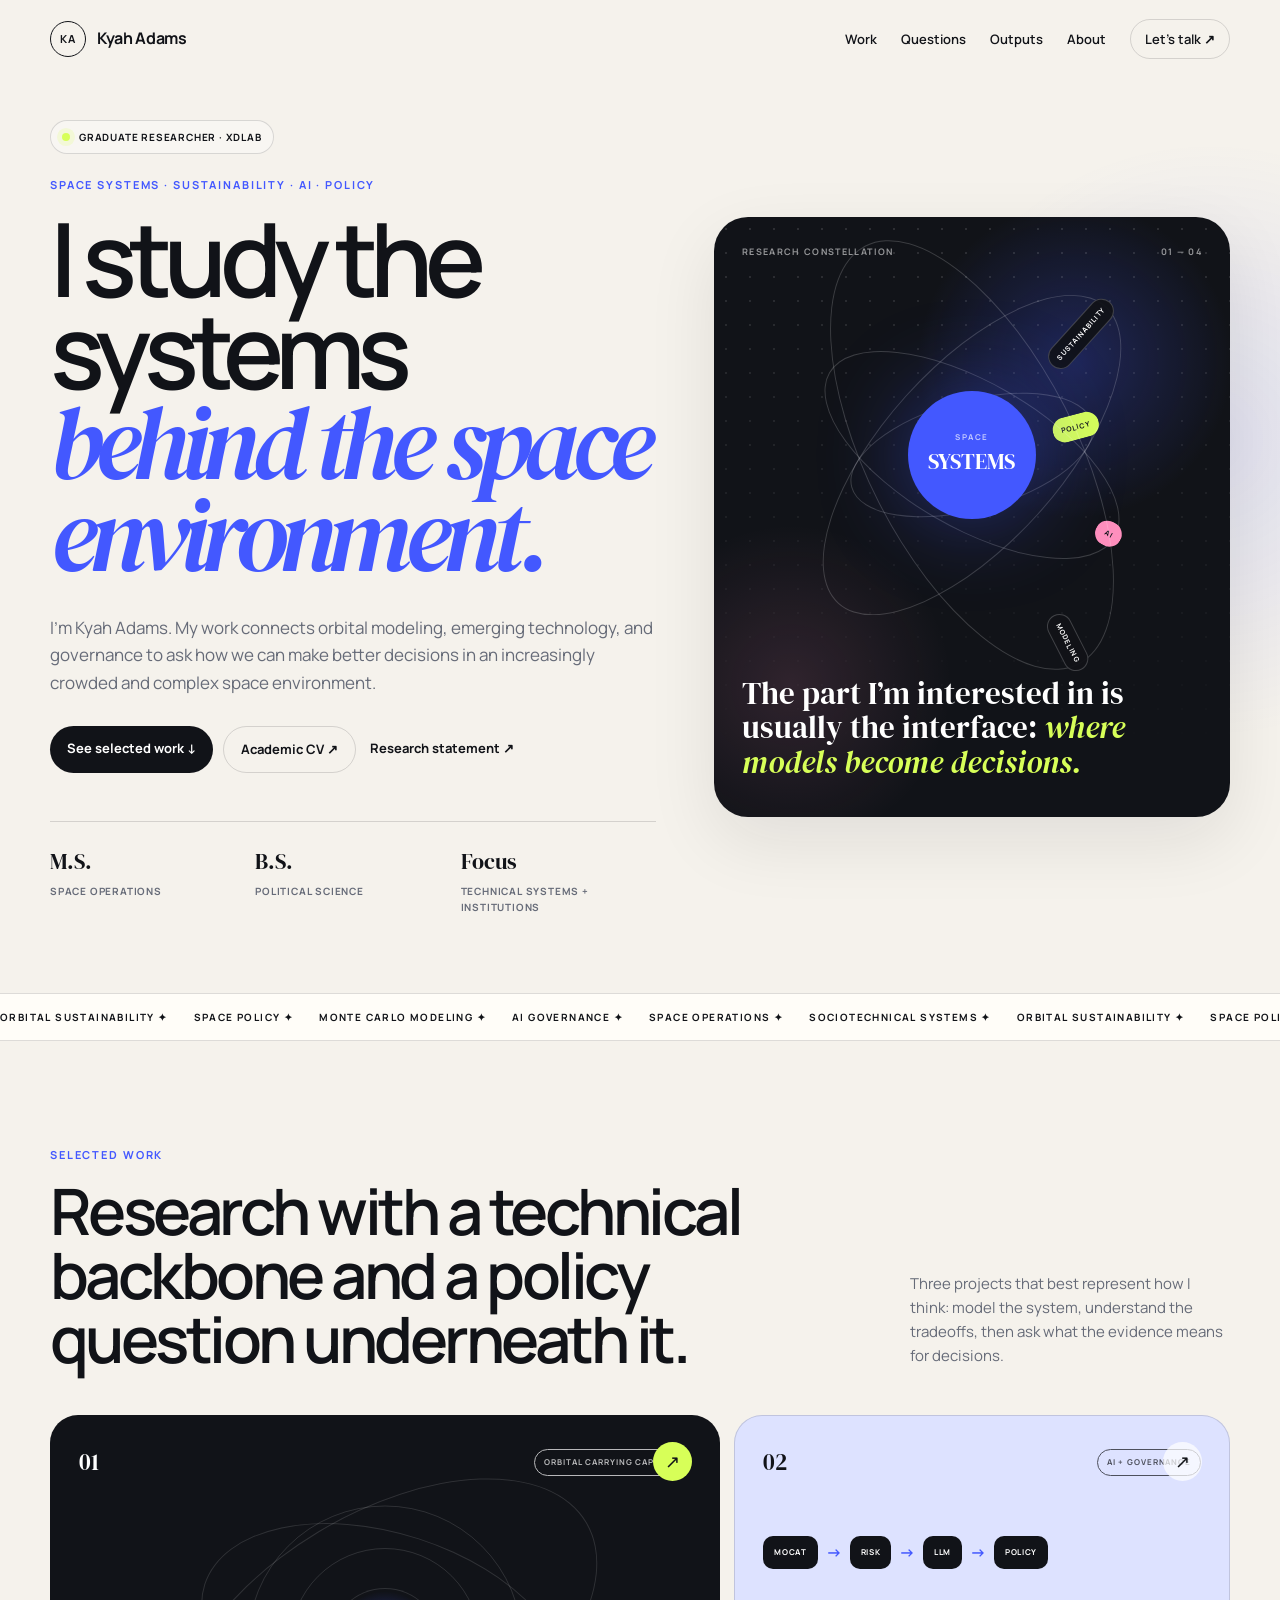
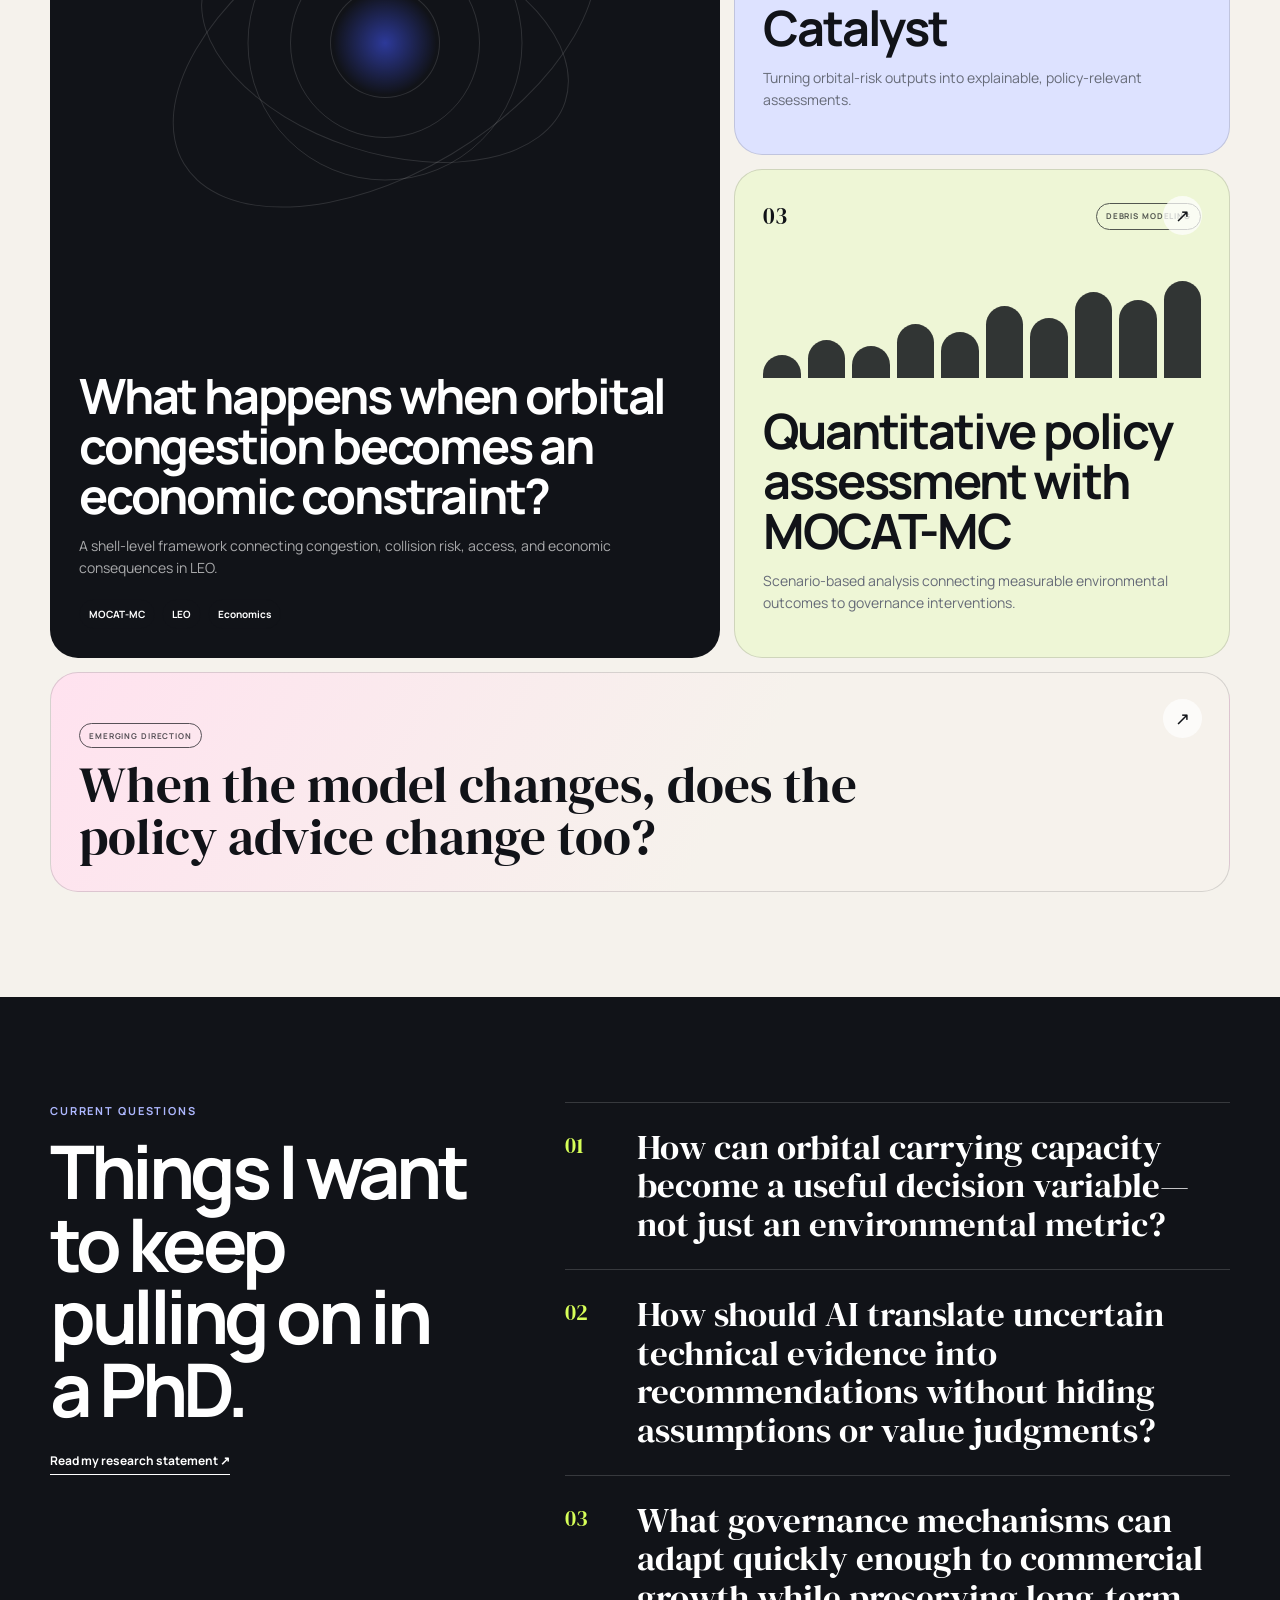
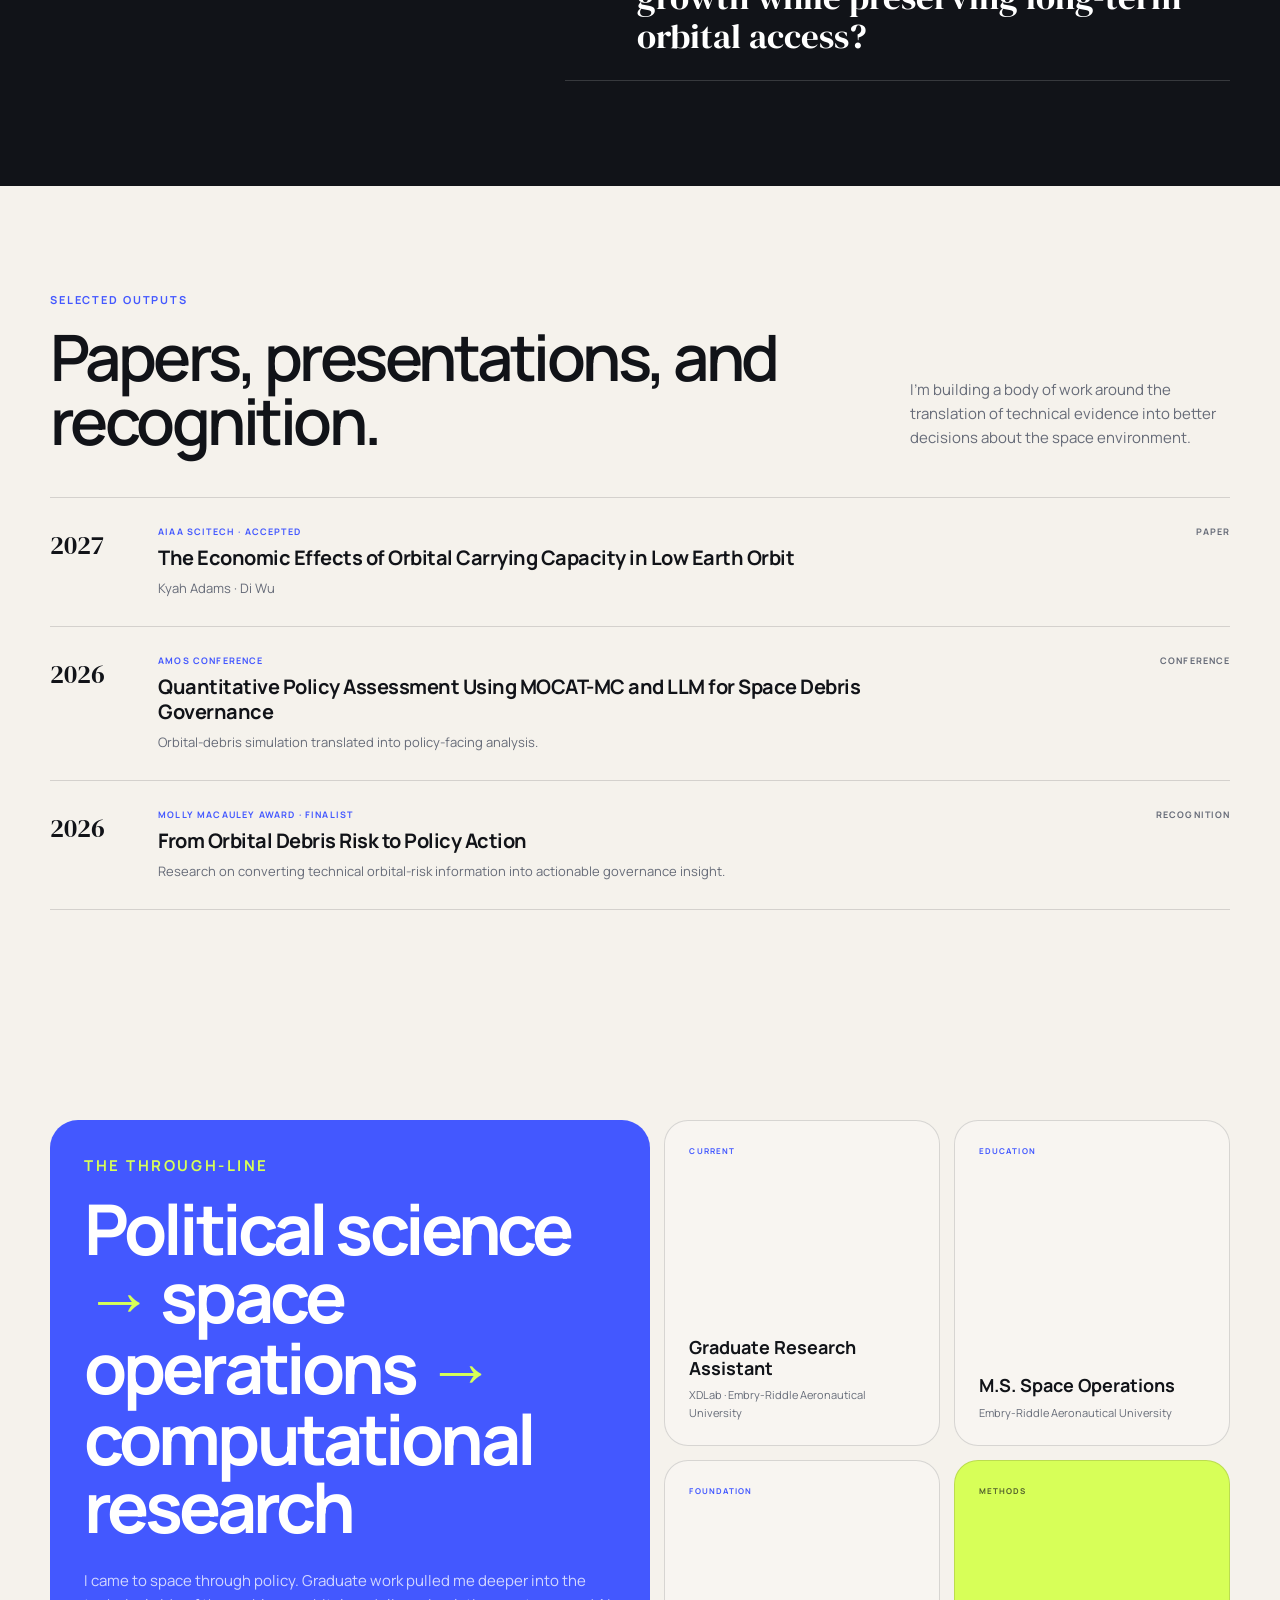
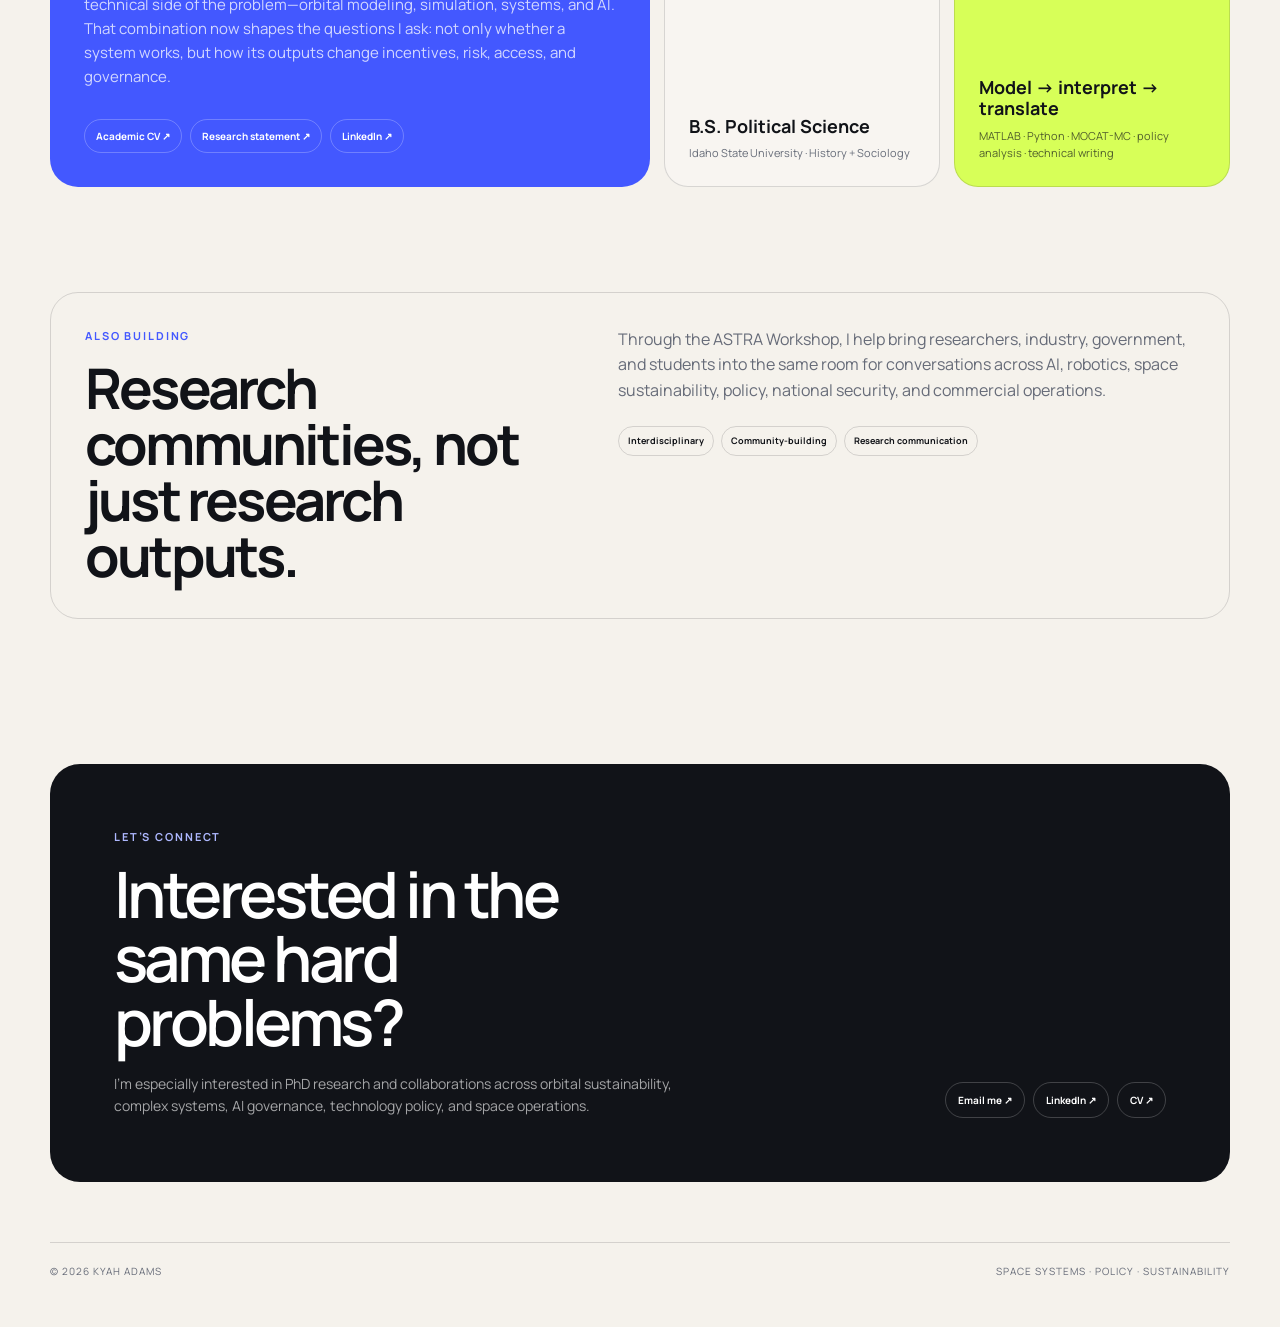
<file: index.html>
<!doctype html>
<html lang="en">
<head>
  <meta charset="utf-8" />
  <meta name="viewport" content="width=device-width, initial-scale=1" />
  <meta name="description" content="Kyah Adams — space systems researcher working across orbital sustainability, AI, policy, and space operations." />
  <meta name="theme-color" content="#111318" />

  <title>Kyah Adams | Space Systems Researcher</title>

  <link rel="preconnect" href="https://fonts.googleapis.com">
  <link rel="preconnect" href="https://fonts.gstatic.com" crossorigin>
  <link href="https://fonts.googleapis.com/css2?family=DM+Serif+Display:ital@0;1&family=Manrope:wght@400;500;600;700&display=swap" rel="stylesheet">
  <link rel="stylesheet" href="styles.css" />
</head>

<body class="home-page">
  <div class="scroll-progress" aria-hidden="true"></div>

  <header class="site-header">
    <a class="brand" href="#top" aria-label="Kyah Adams home">
      <span class="brand-mark">KA</span>
      <span class="brand-name">Kyah Adams</span>
    </a>

    <button class="menu-button" aria-label="Open navigation" aria-expanded="false">
      <span></span><span></span>
    </button>

    <nav class="nav-links" aria-label="Main navigation">
      <a href="#work">Work</a>
      <a href="#questions">Questions</a>
      <a href="#outputs">Outputs</a>
      <a href="#about">About</a>
      <a class="nav-cta" href="#contact">Let’s talk ↗</a>
    </nav>
  </header>

  <main id="top">
    <section class="hero section fun-hero">
      <div class="hero-copy reveal">
        <div class="availability-pill">
          <span class="pulse-dot"></span>
          Graduate researcher · XDLab
        </div>

        <p class="eyebrow">Space systems · sustainability · AI · policy</p>

        <h1>
          I study the systems
          <span class="serif-accent">behind the space environment.</span>
        </h1>

        <p class="hero-lede">
          I’m Kyah Adams. My work connects orbital modeling, emerging technology,
          and governance to ask how we can make better decisions in an increasingly
          crowded and complex space environment.
        </p>

        <div class="hero-actions">
          <a class="button primary" href="#work">See selected work ↓</a>
          <a class="button secondary" href="academic-cv.pdf">Academic CV ↗</a>
          <a class="button text-button" href="research-statement.html">Research statement ↗</a>
        </div>

        <div class="mini-facts">
          <div><strong>M.S.</strong><span>Space Operations</span></div>
          <div><strong>B.S.</strong><span>Political Science</span></div>
          <div><strong>Focus</strong><span>Technical systems + institutions</span></div>
        </div>
      </div>

      <div class="constellation-card reveal delay-1 tilt-card" data-tilt>
        <div class="constellation-topline">
          <span>Research constellation</span>
          <span>01 — 04</span>
        </div>

        <div class="constellation" aria-hidden="true">
          <div class="constellation-core">
            <span>SPACE</span>
            <strong>SYSTEMS</strong>
          </div>

          <div class="constellation-orbit orbit-a">
            <span class="constellation-node node-a">POLICY</span>
          </div>
          <div class="constellation-orbit orbit-b">
            <span class="constellation-node node-b">AI</span>
          </div>
          <div class="constellation-orbit orbit-c">
            <span class="constellation-node node-c">SUSTAINABILITY</span>
          </div>
          <div class="constellation-orbit orbit-d">
            <span class="constellation-node node-d">MODELING</span>
          </div>
        </div>

        <p class="constellation-caption">
          The part I’m interested in is usually the interface:
          <em>where models become decisions.</em>
        </p>
      </div>
    </section>

    <div class="topic-marquee" aria-label="Research topics">
      <div class="topic-track">
        <span>ORBITAL SUSTAINABILITY ✦</span>
        <span>SPACE POLICY ✦</span>
        <span>MONTE CARLO MODELING ✦</span>
        <span>AI GOVERNANCE ✦</span>
        <span>SPACE OPERATIONS ✦</span>
        <span>SOCIOTECHNICAL SYSTEMS ✦</span>
        <span>ORBITAL SUSTAINABILITY ✦</span>
        <span>SPACE POLICY ✦</span>
        <span>MONTE CARLO MODELING ✦</span>
        <span>AI GOVERNANCE ✦</span>
        <span>SPACE OPERATIONS ✦</span>
        <span>SOCIOTECHNICAL SYSTEMS ✦</span>
      </div>
    </div>

    <section id="work" class="section">
      <div class="section-heading compact-heading reveal">
        <div>
          <p class="eyebrow">Selected work</p>
          <h2>Research with a technical backbone and a policy question underneath it.</h2>
        </div>
        <p class="section-note">
          Three projects that best represent how I think: model the system,
          understand the tradeoffs, then ask what the evidence means for decisions.
        </p>
      </div>

      <div class="bento-grid">
        <a class="bento-card bento-feature reveal tilt-card" data-tilt href="research/orbital-carrying-capacity.html">
          <div class="bento-top">
            <span class="project-number">01</span>
            <span class="bento-tag">Orbital carrying capacity</span>
          </div>
          <div class="mini-shell-viz" aria-hidden="true">
            <span></span><span></span><span></span><span></span><span></span>
          </div>
          <div class="bento-copy">
            <h3>What happens when orbital congestion becomes an economic constraint?</h3>
            <p>
              A shell-level framework connecting congestion, collision risk,
              access, and economic consequences in LEO.
            </p>
            <div class="chips">
              <span>MOCAT-MC</span><span>LEO</span><span>Economics</span>
            </div>
          </div>
          <span class="card-arrow">↗</span>
        </a>

        <a class="bento-card bento-catalyst reveal tilt-card" data-tilt href="research/catalyst.html">
          <div class="bento-top">
            <span class="project-number">02</span>
            <span class="bento-tag">AI + governance</span>
          </div>
          <div class="signal-viz" aria-hidden="true">
            <div>MOCAT</div><span>→</span><div>RISK</div><span>→</span><div>LLM</div><span>→</span><div>POLICY</div>
          </div>
          <div class="bento-copy">
            <h3>Catalyst</h3>
            <p>Turning orbital-risk outputs into explainable, policy-relevant assessments.</p>
          </div>
          <span class="card-arrow">↗</span>
        </a>

        <a class="bento-card bento-mocat reveal tilt-card" data-tilt href="research/mocat-policy.html">
          <div class="bento-top">
            <span class="project-number">03</span>
            <span class="bento-tag">Debris modeling</span>
          </div>
          <div class="spark-viz" aria-hidden="true">
            <i style="height:22%"></i><i style="height:36%"></i><i style="height:30%"></i>
            <i style="height:51%"></i><i style="height:43%"></i><i style="height:68%"></i>
            <i style="height:57%"></i><i style="height:82%"></i><i style="height:74%"></i>
            <i style="height:92%"></i>
          </div>
          <div class="bento-copy">
            <h3>Quantitative policy assessment with MOCAT-MC</h3>
            <p>Scenario-based analysis connecting measurable environmental outcomes to governance interventions.</p>
          </div>
          <span class="card-arrow">↗</span>
        </a>

        <a class="bento-card bento-note reveal" href="research/ai-societal-impact.html">
          <div>
            <span class="bento-tag">Emerging direction</span>
            <h3>When the model changes, does the policy advice change too?</h3>
          </div>
          <span class="card-arrow">↗</span>
        </a>
      </div>
    </section>

    <section id="questions" class="future-section">
      <div class="section future-inner">
        <div class="future-heading reveal">
          <p class="eyebrow light">Current questions</p>
          <h2>Things I want to keep pulling on in a PhD.</h2>
          <a class="text-link light-link" href="research-statement.html">Read my research statement ↗</a>
        </div>

        <div class="question-stack">
          <article class="question-card reveal">
            <span>01</span>
            <p>How can orbital carrying capacity become a useful decision variable—not just an environmental metric?</p>
          </article>
          <article class="question-card reveal">
            <span>02</span>
            <p>How should AI translate uncertain technical evidence into recommendations without hiding assumptions or value judgments?</p>
          </article>
          <article class="question-card reveal">
            <span>03</span>
            <p>What governance mechanisms can adapt quickly enough to commercial growth while preserving long-term orbital access?</p>
          </article>
        </div>
      </div>
    </section>

    <section id="outputs" class="section">
      <div class="section-heading compact-heading reveal">
        <div>
          <p class="eyebrow">Selected outputs</p>
          <h2>Papers, presentations, and recognition.</h2>
        </div>
        <p class="section-note">
          I’m building a body of work around the translation of technical evidence into
          better decisions about the space environment.
        </p>
      </div>

      <div class="output-list">
        <article class="output-row reveal">
          <div class="output-year">2027</div>
          <div class="output-main">
            <span>AIAA SciTech · Accepted</span>
            <h3>The Economic Effects of Orbital Carrying Capacity in Low Earth Orbit</h3>
            <p>Kyah Adams · Di Wu</p>
          </div>
          <div class="output-type">Paper</div>
        </article>

        <article class="output-row reveal">
          <div class="output-year">2026</div>
          <div class="output-main">
            <span>AMOS Conference</span>
            <h3>Quantitative Policy Assessment Using MOCAT-MC and LLM for Space Debris Governance</h3>
            <p>Orbital-debris simulation translated into policy-facing analysis.</p>
          </div>
          <div class="output-type">Conference</div>
        </article>

        <article class="output-row reveal">
          <div class="output-year">2026</div>
          <div class="output-main">
            <span>Molly Macauley Award · Finalist</span>
            <h3>From Orbital Debris Risk to Policy Action</h3>
            <p>Research on converting technical orbital-risk information into actionable governance insight.</p>
          </div>
          <div class="output-type">Recognition</div>
        </article>
      </div>
    </section>

    <section id="about" class="section story-section">
      <div class="story-card reveal">
        <p class="eyebrow">The through-line</p>
        <h2>
          Political science
          <span>→</span>
          space operations
          <span>→</span>
          computational research
        </h2>
        <p>
          I came to space through policy. Graduate work pulled me deeper into the
          technical side of the problem—orbital modeling, simulation, systems, and AI.
          That combination now shapes the questions I ask: not only whether a system works,
          but how its outputs change incentives, risk, access, and governance.
        </p>

        <div class="story-links">
          <a href="academic-cv.pdf">Academic CV ↗</a>
          <a href="research-statement.html">Research statement ↗</a>
          <a href="https://www.linkedin.com/in/kyah-adams/" target="_blank" rel="noreferrer">LinkedIn ↗</a>
        </div>
      </div>

      <div class="snapshot-grid">
        <article class="snapshot-card reveal">
          <span class="snapshot-label">Current</span>
          <strong>Graduate Research Assistant</strong>
          <p>XDLab · Embry-Riddle Aeronautical University</p>
        </article>

        <article class="snapshot-card reveal">
          <span class="snapshot-label">Education</span>
          <strong>M.S. Space Operations</strong>
          <p>Embry-Riddle Aeronautical University</p>
        </article>

        <article class="snapshot-card reveal">
          <span class="snapshot-label">Foundation</span>
          <strong>B.S. Political Science</strong>
          <p>Idaho State University · History + Sociology</p>
        </article>

        <article class="snapshot-card snapshot-accent reveal">
          <span class="snapshot-label">Methods</span>
          <strong>Model → interpret → translate</strong>
          <p>MATLAB · Python · MOCAT-MC · policy analysis · technical writing</p>
        </article>
      </div>
    </section>

    <section class="section now-section">
      <div class="now-card reveal">
        <div>
          <p class="eyebrow">Also building</p>
          <h2>Research communities, not just research outputs.</h2>
        </div>
        <div class="now-copy">
          <p>
            Through the ASTRA Workshop, I help bring researchers, industry, government,
            and students into the same room for conversations across AI, robotics,
            space sustainability, policy, national security, and commercial operations.
          </p>
          <div class="now-pills">
            <span>Interdisciplinary</span>
            <span>Community-building</span>
            <span>Research communication</span>
          </div>
        </div>
      </div>
    </section>

    <section id="contact" class="section contact-section">
      <div class="contact-card reveal">
        <div>
          <p class="eyebrow light">Let’s connect</p>
          <h2>Interested in the same hard problems?</h2>
          <p class="contact-subcopy">
            I’m especially interested in PhD research and collaborations across orbital sustainability,
            complex systems, AI governance, technology policy, and space operations.
          </p>
        </div>

        <div class="contact-actions">
          <a href="mailto:kyahadamst13@gmail.com">Email me ↗</a>
          <a href="https://www.linkedin.com/in/kyah-adams/" target="_blank" rel="noreferrer">LinkedIn ↗</a>
          <a href="academic-cv.pdf">CV ↗</a>
        </div>
      </div>
    </section>
  </main>

  <footer>
    <p>© <span id="year"></span> Kyah Adams</p>
    <p>Space systems · policy · sustainability</p>
  </footer>

  <script src="script.js"></script>
</body>
</html>
</file>
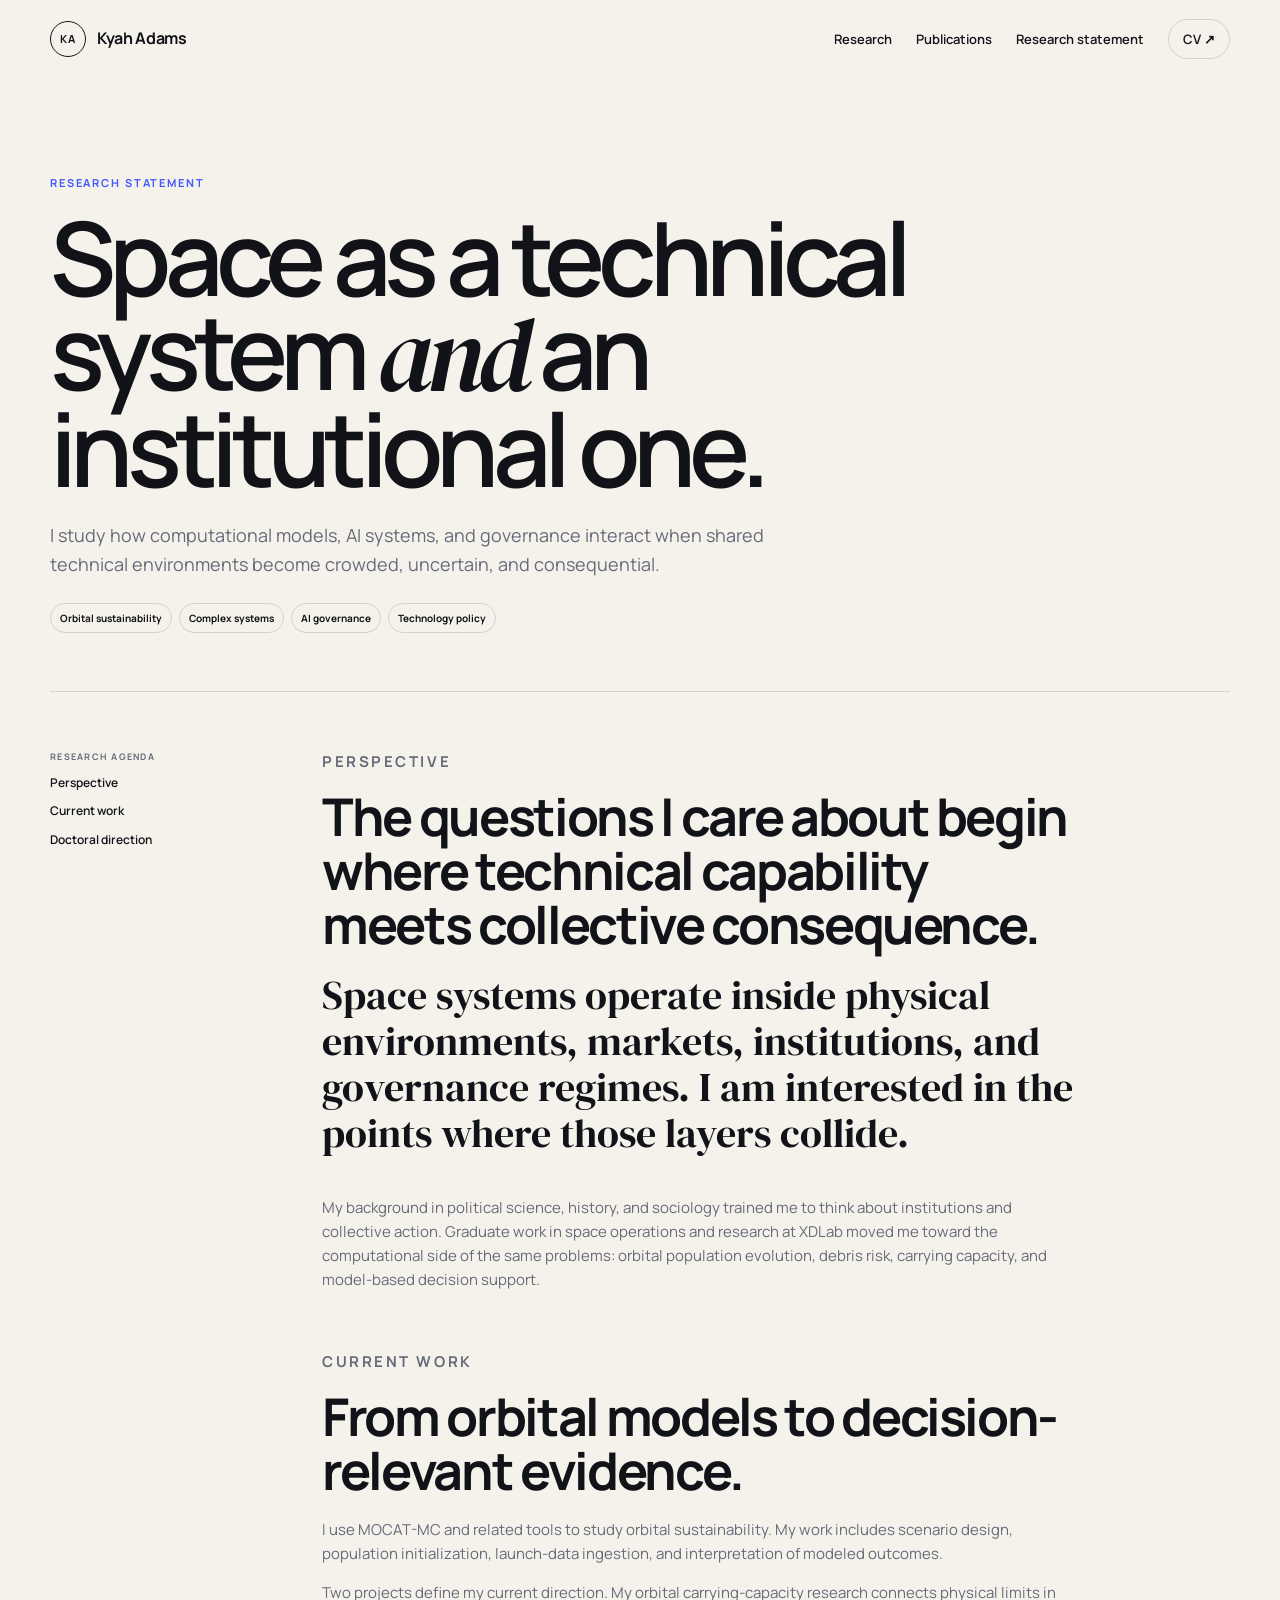
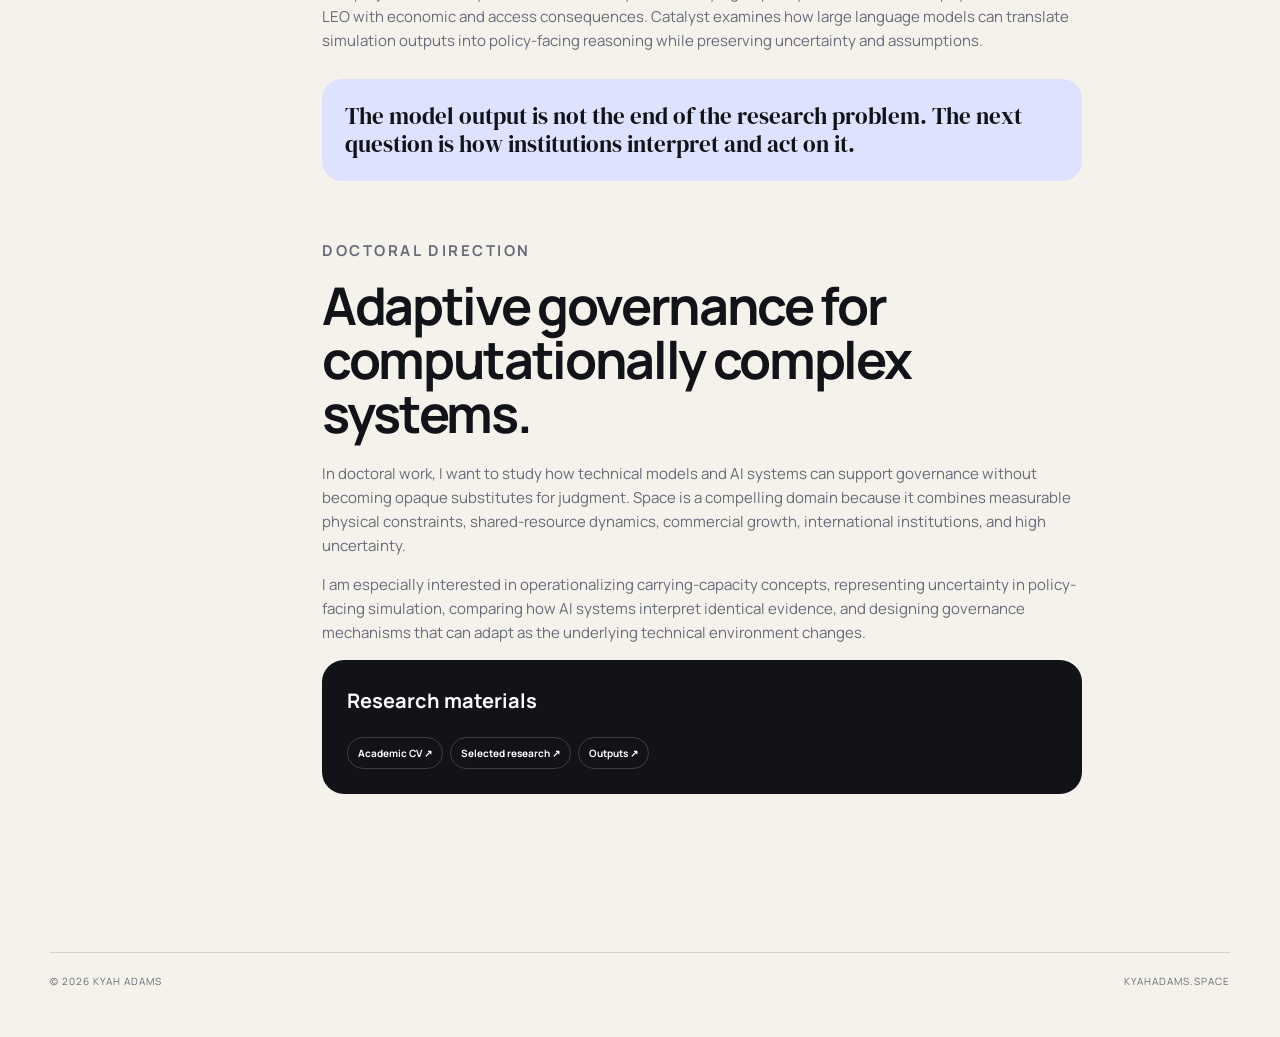
<file: research-statement.html>
<!doctype html>
<html lang="en">
<head>
  <meta charset="utf-8"><meta name="viewport" content="width=device-width, initial-scale=1">
  <meta name="description" content="Research statement of Kyah Adams">
  <title>Research Statement | Kyah Adams</title>
  <link rel="preconnect" href="https://fonts.googleapis.com"><link rel="preconnect" href="https://fonts.gstatic.com" crossorigin>
  <link href="https://fonts.googleapis.com/css2?family=DM+Serif+Display:ital@0;1&family=Manrope:wght@400;500;600;700&display=swap" rel="stylesheet">
  <link rel="stylesheet" href="styles.css">
</head>
<body>
<header class="site-header">
  <a class="brand" href="index.html"><span class="brand-mark">KA</span><span class="brand-name">Kyah Adams</span></a>
  <button class="menu-button" aria-label="Open navigation" aria-expanded="false"><span></span><span></span></button>
  <nav class="nav-links"><a href="index.html#research">Research</a><a href="index.html#publications">Publications</a><a href="research-statement.html">Research statement</a><a class="nav-cta" href="academic-cv.pdf">CV ↗</a></nav>
</header>
<main class="page-main">
  <section class="page-hero reveal">
    <p class="eyebrow">Research statement</p>
    <h1>Space as a technical system <span class="serif-accent">and</span> an institutional one.</h1>
    <p class="page-deck">I study how computational models, AI systems, and governance interact when shared technical environments become crowded, uncertain, and consequential.</p>
    <div class="page-meta"><span>Orbital sustainability</span><span>Complex systems</span><span>AI governance</span><span>Technology policy</span></div>
  </section>

  <div class="statement-body">
    <aside class="side-index"><p>Research agenda</p><a href="#perspective">Perspective</a><a href="#current">Current work</a><a href="#doctoral">Doctoral direction</a></aside>
    <article>
      <section id="perspective" class="prose-section">
        <p class="eyebrow">Perspective</p>
        <h2>The questions I care about begin where technical capability meets collective consequence.</h2>
        <p class="statement-lede">Space systems operate inside physical environments, markets, institutions, and governance regimes. I am interested in the points where those layers collide.</p>
        <p>My background in political science, history, and sociology trained me to think about institutions and collective action. Graduate work in space operations and research at XDLab moved me toward the computational side of the same problems: orbital population evolution, debris risk, carrying capacity, and model-based decision support.</p>
      </section>

      <section id="current" class="prose-section">
        <p class="eyebrow">Current work</p>
        <h2>From orbital models to decision-relevant evidence.</h2>
        <p>I use MOCAT-MC and related tools to study orbital sustainability. My work includes scenario design, population initialization, launch-data ingestion, and interpretation of modeled outcomes.</p>
        <p>Two projects define my current direction. My orbital carrying-capacity research connects physical limits in LEO with economic and access consequences. Catalyst examines how large language models can translate simulation outputs into policy-facing reasoning while preserving uncertainty and assumptions.</p>
        <div class="callout">The model output is not the end of the research problem. The next question is how institutions interpret and act on it.</div>
      </section>

      <section id="doctoral" class="prose-section">
        <p class="eyebrow">Doctoral direction</p>
        <h2>Adaptive governance for computationally complex systems.</h2>
        <p>In doctoral work, I want to study how technical models and AI systems can support governance without becoming opaque substitutes for judgment. Space is a compelling domain because it combines measurable physical constraints, shared-resource dynamics, commercial growth, international institutions, and high uncertainty.</p>
        <p>I am especially interested in operationalizing carrying-capacity concepts, representing uncertainty in policy-facing simulation, comparing how AI systems interpret identical evidence, and designing governance mechanisms that can adapt as the underlying technical environment changes.</p>
        <div class="resource-panel"><h3>Research materials</h3><div class="resource-links"><a href="academic-cv.pdf">Academic CV ↗</a><a href="index.html#research">Selected research ↗</a><a href="index.html#publications">Outputs ↗</a></div></div>
      </section>
    </article>
  </div>
</main>
<footer><p>© <span id="year"></span> Kyah Adams</p><p>kyahadams.space</p></footer>
<script src="script.js"></script>
</body>
</html>
</file>
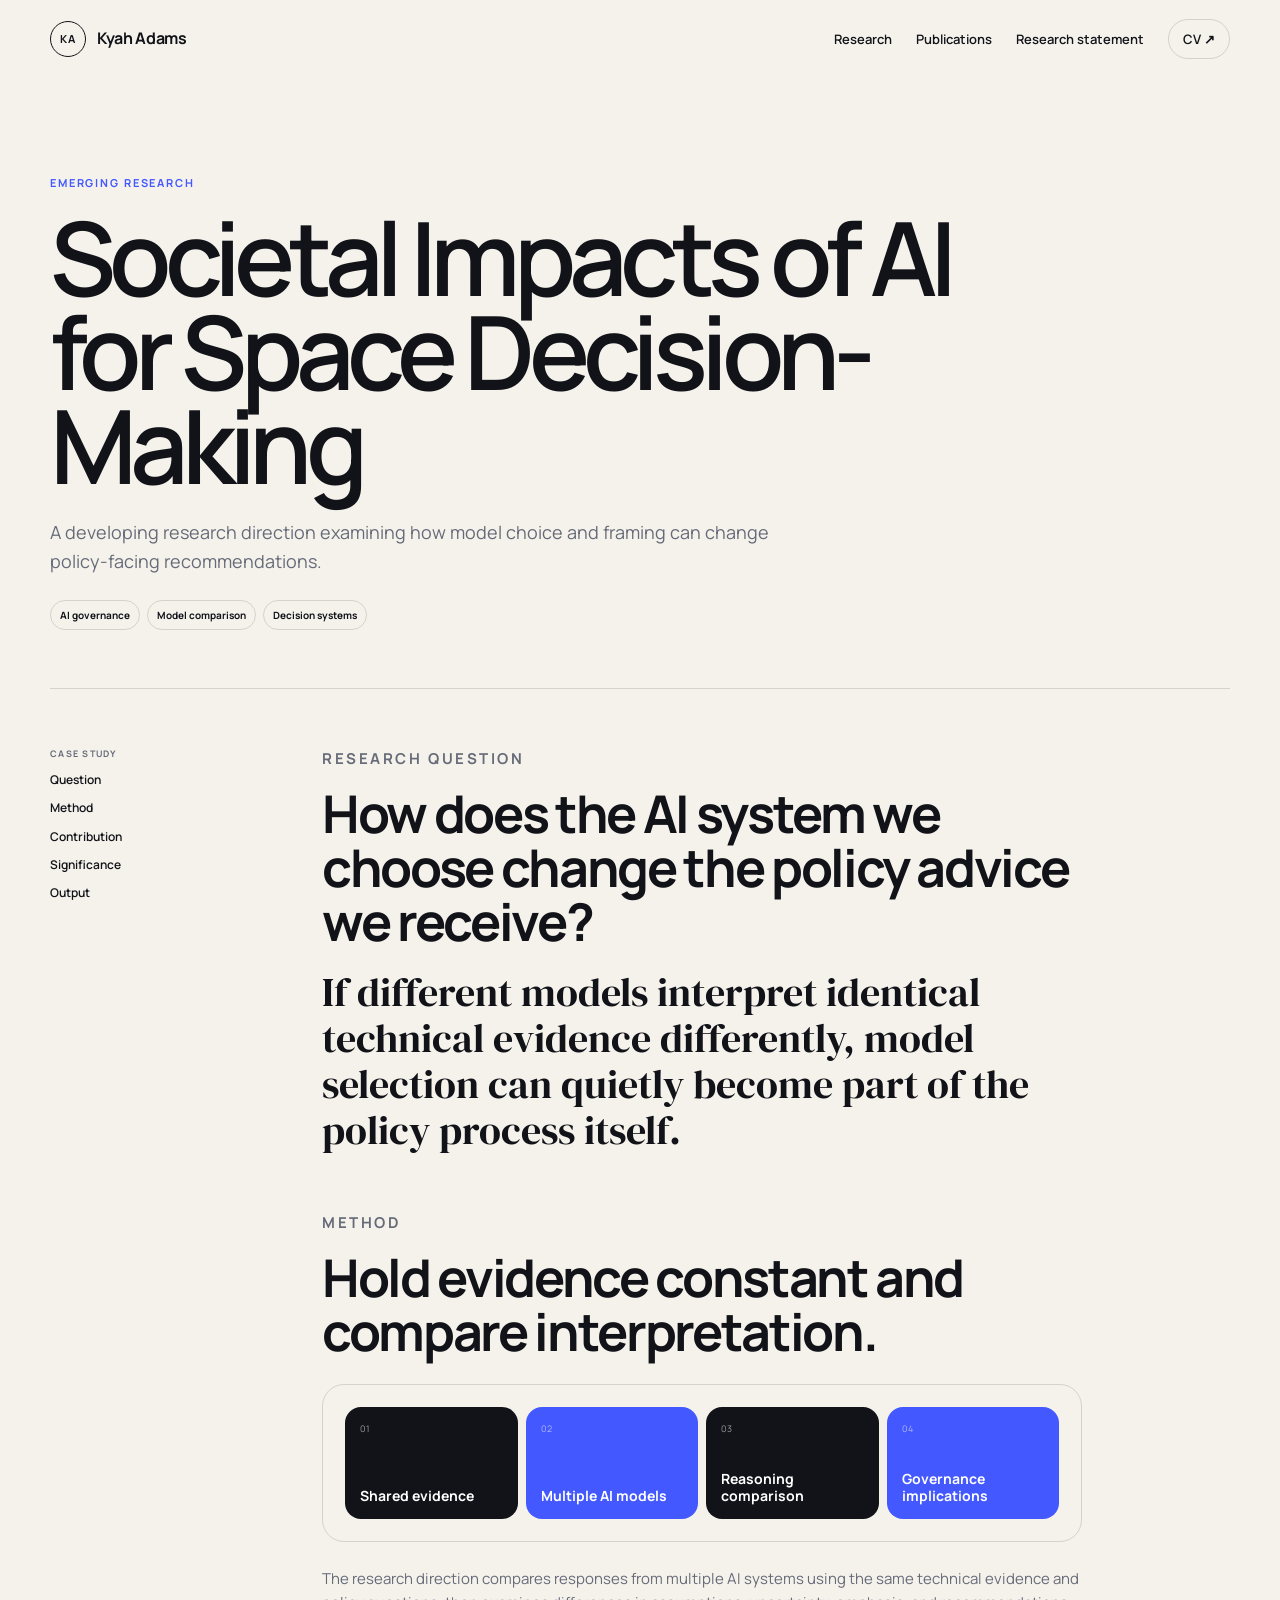
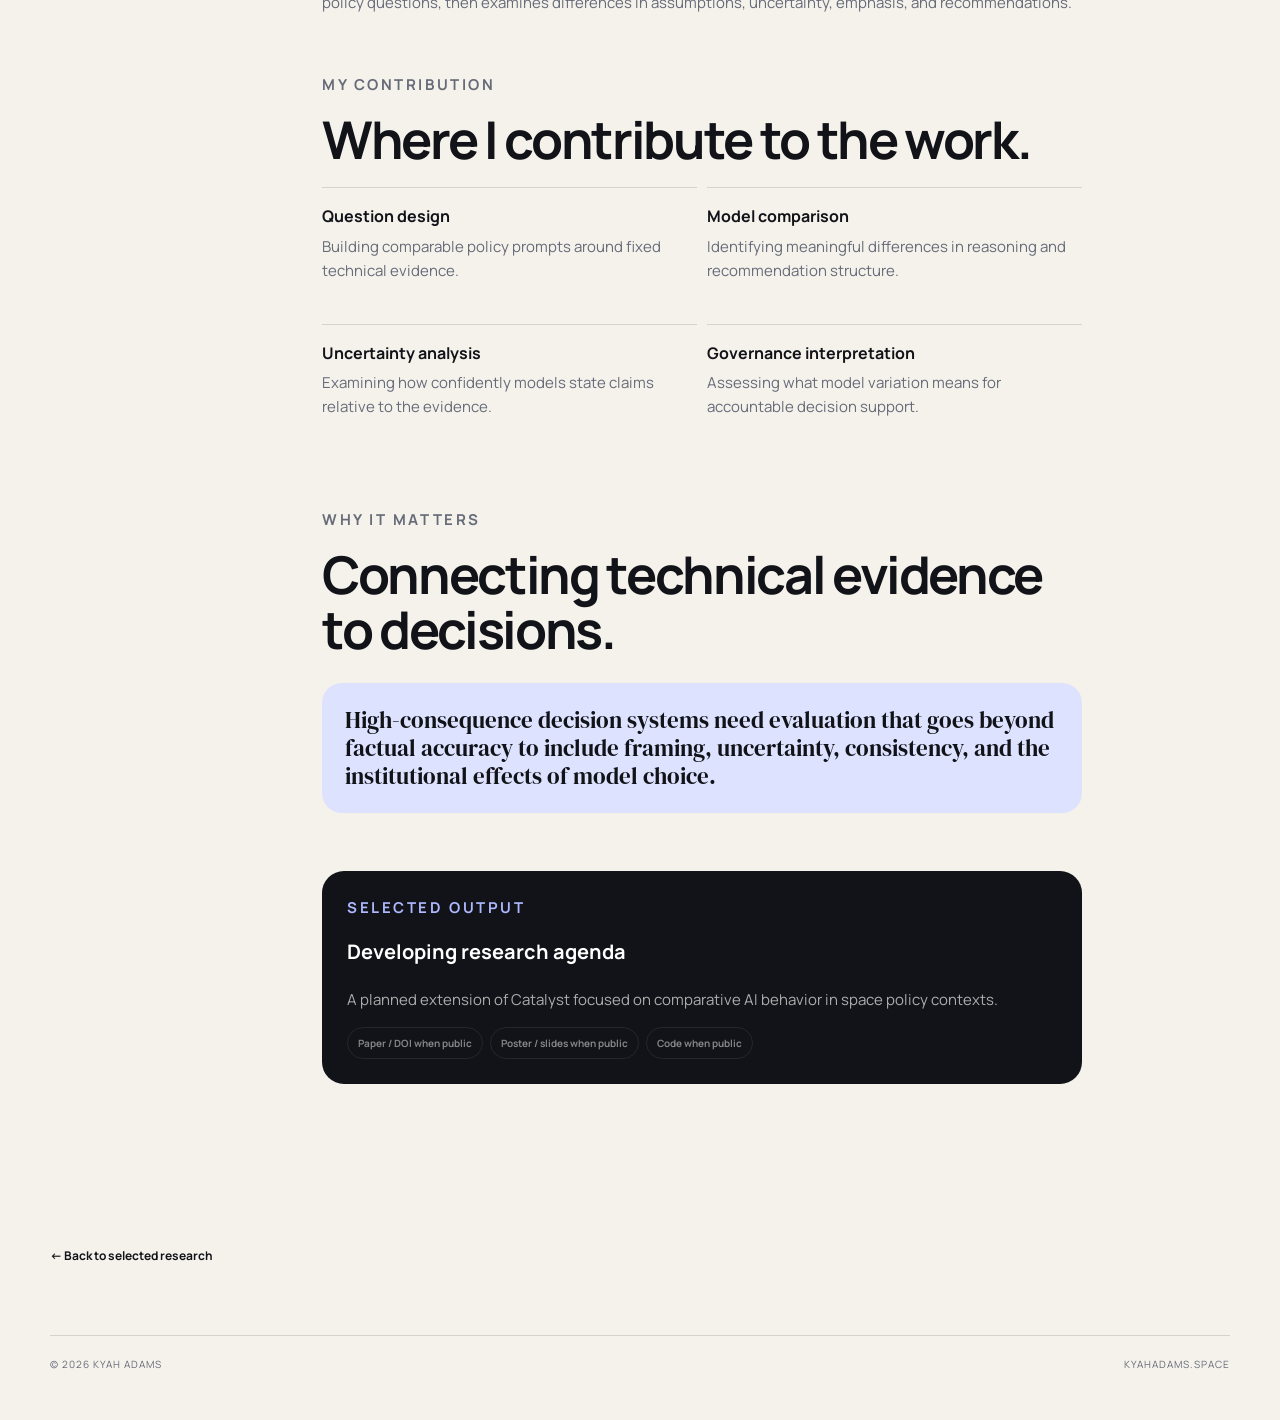
<file: research/ai-societal-impact.html>
<!doctype html>
<html lang="en"><head><meta charset="utf-8"><meta name="viewport" content="width=device-width, initial-scale=1"><meta name="description" content="A developing research direction examining how model choice and framing can change policy-facing recommendations."><title>Societal Impacts of AI for Space Decision-Making | Kyah Adams</title><link rel="preconnect" href="https://fonts.googleapis.com"><link rel="preconnect" href="https://fonts.gstatic.com" crossorigin><link href="https://fonts.googleapis.com/css2?family=DM+Serif+Display:ital@0;1&family=Manrope:wght@400;500;600;700&display=swap" rel="stylesheet"><link rel="stylesheet" href="../styles.css"></head>
<body><header class="site-header"><a class="brand" href="../index.html"><span class="brand-mark">KA</span><span class="brand-name">Kyah Adams</span></a><button class="menu-button" aria-label="Open navigation" aria-expanded="false"><span></span><span></span></button><nav class="nav-links"><a href="../index.html#research">Research</a><a href="../index.html#publications">Publications</a><a href="../research-statement.html">Research statement</a><a class="nav-cta" href="../academic-cv.pdf">CV ↗</a></nav></header>
<main class="page-main"><section class="page-hero reveal"><p class="eyebrow">Emerging research</p><h1>Societal Impacts of AI for Space Decision-Making</h1><p class="page-deck">A developing research direction examining how model choice and framing can change policy-facing recommendations.</p><div class="page-meta"><span>AI governance</span><span>Model comparison</span><span>Decision systems</span></div></section>
<div class="project-body"><aside class="side-index"><p>Case study</p><a href="#question">Question</a><a href="#method">Method</a><a href="#contribution">Contribution</a><a href="#why">Significance</a><a href="#output">Output</a></aside><article>
<section id="question" class="prose-section"><p class="eyebrow">Research question</p><h2>How does the AI system we choose change the policy advice we receive?</h2><p class="statement-lede">If different models interpret identical technical evidence differently, model selection can quietly become part of the policy process itself.</p></section>
<section id="method" class="prose-section"><p class="eyebrow">Method</p><h2>Hold evidence constant and compare interpretation.</h2><div class="method-visual"><div class="method-flow"><div class="flow-step"><small>01</small><strong>Shared evidence</strong></div><div class="flow-step"><small>02</small><strong>Multiple AI models</strong></div><div class="flow-step"><small>03</small><strong>Reasoning comparison</strong></div><div class="flow-step"><small>04</small><strong>Governance implications</strong></div></div></div><p>The research direction compares responses from multiple AI systems using the same technical evidence and policy questions, then examines differences in assumptions, uncertainty, emphasis, and recommendations.</p></section>
<section id="contribution" class="prose-section"><p class="eyebrow">My contribution</p><h2>Where I contribute to the work.</h2><div class="contribution-grid"><div><strong>Question design</strong><p>Building comparable policy prompts around fixed technical evidence.</p></div><div><strong>Model comparison</strong><p>Identifying meaningful differences in reasoning and recommendation structure.</p></div><div><strong>Uncertainty analysis</strong><p>Examining how confidently models state claims relative to the evidence.</p></div><div><strong>Governance interpretation</strong><p>Assessing what model variation means for accountable decision support.</p></div></div></section>
<section id="why" class="prose-section"><p class="eyebrow">Why it matters</p><h2>Connecting technical evidence to decisions.</h2><div class="callout">High-consequence decision systems need evaluation that goes beyond factual accuracy to include framing, uncertainty, consistency, and the institutional effects of model choice.</div></section>
<section id="output" class="prose-section"><div class="resource-panel"><p class="eyebrow light">Selected output</p><h3>Developing research agenda</h3><p>A planned extension of Catalyst focused on comparative AI behavior in space policy contexts.</p><div class="resource-links"><span>Paper / DOI when public</span><span>Poster / slides when public</span><span>Code when public</span></div></div></section>
</article></div><a class="back-link" href="../index.html#research">← Back to selected research</a></main><footer><p>© <span id="year"></span> Kyah Adams</p><p>kyahadams.space</p></footer><script src="../script.js"></script></body></html>
</file>
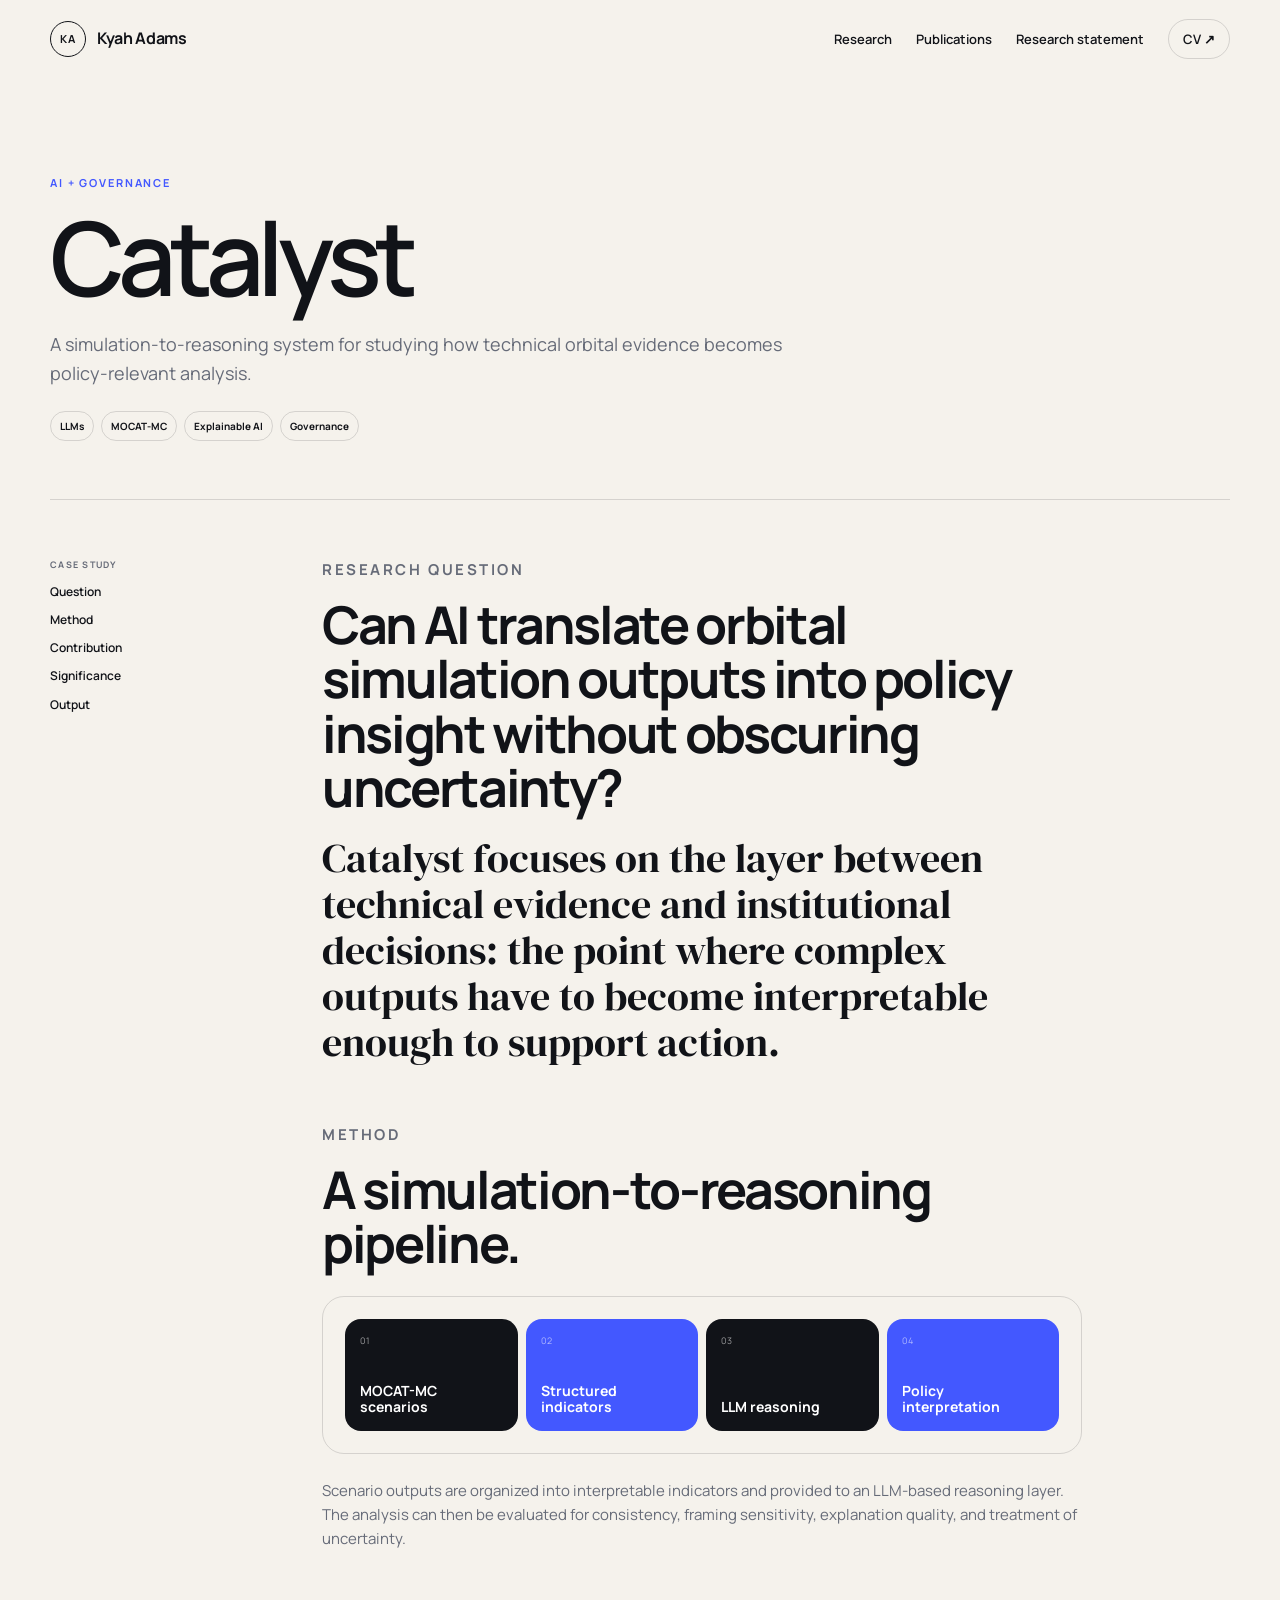
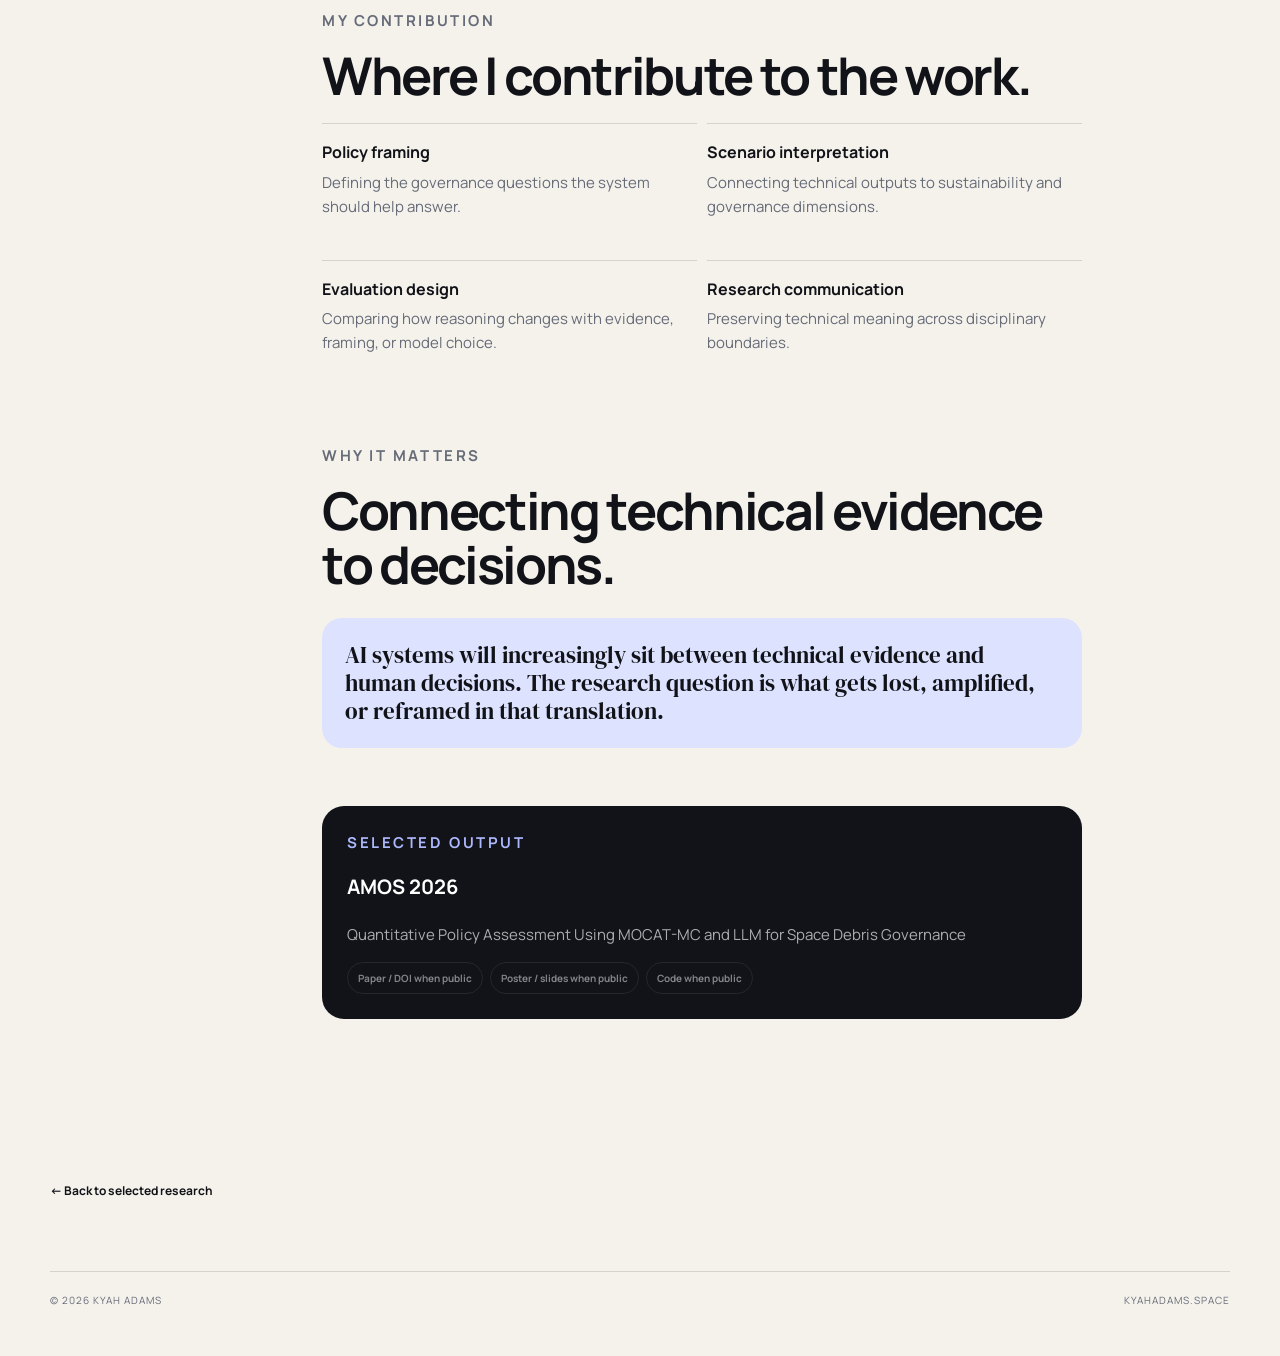
<file: research/catalyst.html>
<!doctype html>
<html lang="en"><head><meta charset="utf-8"><meta name="viewport" content="width=device-width, initial-scale=1"><meta name="description" content="A simulation-to-reasoning system for studying how technical orbital evidence becomes policy-relevant analysis."><title>Catalyst | Kyah Adams</title><link rel="preconnect" href="https://fonts.googleapis.com"><link rel="preconnect" href="https://fonts.gstatic.com" crossorigin><link href="https://fonts.googleapis.com/css2?family=DM+Serif+Display:ital@0;1&family=Manrope:wght@400;500;600;700&display=swap" rel="stylesheet"><link rel="stylesheet" href="../styles.css"></head>
<body><header class="site-header"><a class="brand" href="../index.html"><span class="brand-mark">KA</span><span class="brand-name">Kyah Adams</span></a><button class="menu-button" aria-label="Open navigation" aria-expanded="false"><span></span><span></span></button><nav class="nav-links"><a href="../index.html#research">Research</a><a href="../index.html#publications">Publications</a><a href="../research-statement.html">Research statement</a><a class="nav-cta" href="../academic-cv.pdf">CV ↗</a></nav></header>
<main class="page-main"><section class="page-hero reveal"><p class="eyebrow">AI + governance</p><h1>Catalyst</h1><p class="page-deck">A simulation-to-reasoning system for studying how technical orbital evidence becomes policy-relevant analysis.</p><div class="page-meta"><span>LLMs</span><span>MOCAT-MC</span><span>Explainable AI</span><span>Governance</span></div></section>
<div class="project-body"><aside class="side-index"><p>Case study</p><a href="#question">Question</a><a href="#method">Method</a><a href="#contribution">Contribution</a><a href="#why">Significance</a><a href="#output">Output</a></aside><article>
<section id="question" class="prose-section"><p class="eyebrow">Research question</p><h2>Can AI translate orbital simulation outputs into policy insight without obscuring uncertainty?</h2><p class="statement-lede">Catalyst focuses on the layer between technical evidence and institutional decisions: the point where complex outputs have to become interpretable enough to support action.</p></section>
<section id="method" class="prose-section"><p class="eyebrow">Method</p><h2>A simulation-to-reasoning pipeline.</h2><div class="method-visual"><div class="method-flow"><div class="flow-step"><small>01</small><strong>MOCAT-MC scenarios</strong></div><div class="flow-step"><small>02</small><strong>Structured indicators</strong></div><div class="flow-step"><small>03</small><strong>LLM reasoning</strong></div><div class="flow-step"><small>04</small><strong>Policy interpretation</strong></div></div></div><p>Scenario outputs are organized into interpretable indicators and provided to an LLM-based reasoning layer. The analysis can then be evaluated for consistency, framing sensitivity, explanation quality, and treatment of uncertainty.</p></section>
<section id="contribution" class="prose-section"><p class="eyebrow">My contribution</p><h2>Where I contribute to the work.</h2><div class="contribution-grid"><div><strong>Policy framing</strong><p>Defining the governance questions the system should help answer.</p></div><div><strong>Scenario interpretation</strong><p>Connecting technical outputs to sustainability and governance dimensions.</p></div><div><strong>Evaluation design</strong><p>Comparing how reasoning changes with evidence, framing, or model choice.</p></div><div><strong>Research communication</strong><p>Preserving technical meaning across disciplinary boundaries.</p></div></div></section>
<section id="why" class="prose-section"><p class="eyebrow">Why it matters</p><h2>Connecting technical evidence to decisions.</h2><div class="callout">AI systems will increasingly sit between technical evidence and human decisions. The research question is what gets lost, amplified, or reframed in that translation.</div></section>
<section id="output" class="prose-section"><div class="resource-panel"><p class="eyebrow light">Selected output</p><h3>AMOS 2026</h3><p>Quantitative Policy Assessment Using MOCAT-MC and LLM for Space Debris Governance</p><div class="resource-links"><span>Paper / DOI when public</span><span>Poster / slides when public</span><span>Code when public</span></div></div></section>
</article></div><a class="back-link" href="../index.html#research">← Back to selected research</a></main><footer><p>© <span id="year"></span> Kyah Adams</p><p>kyahadams.space</p></footer><script src="../script.js"></script></body></html>
</file>
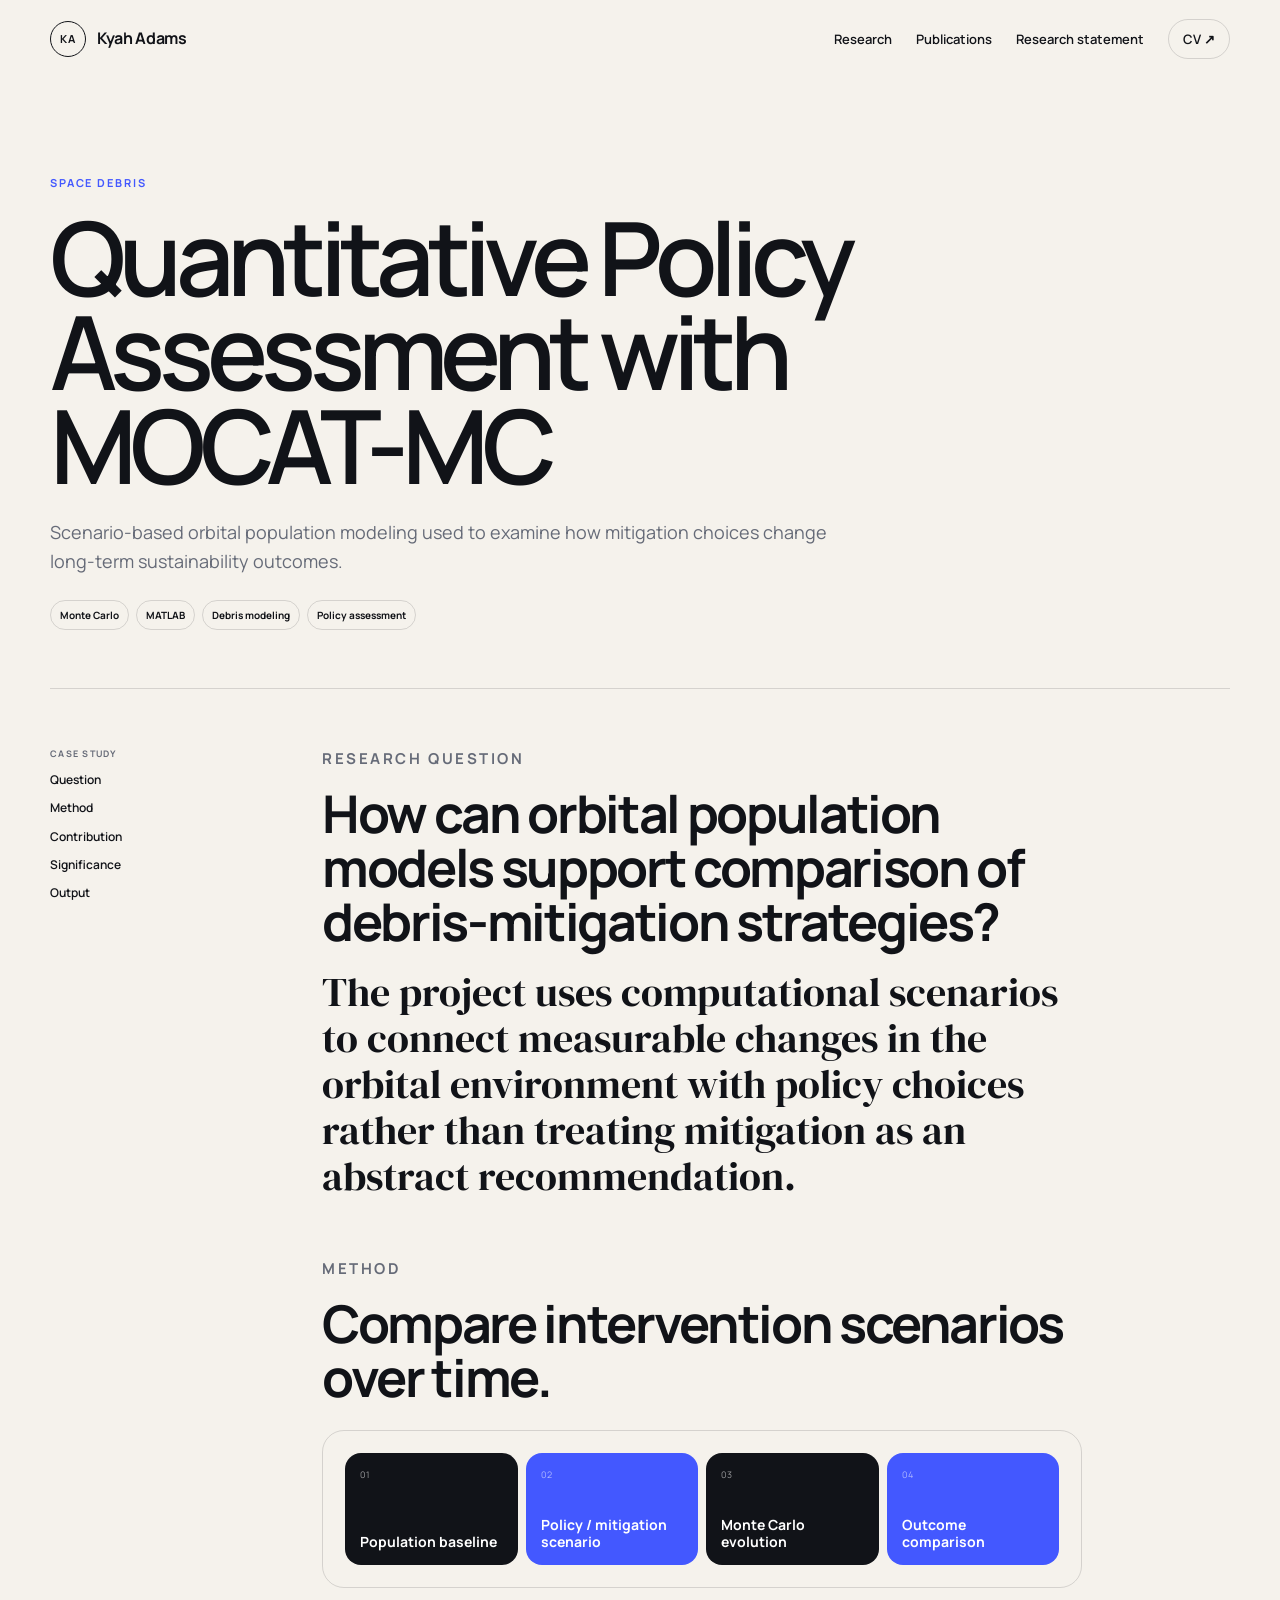
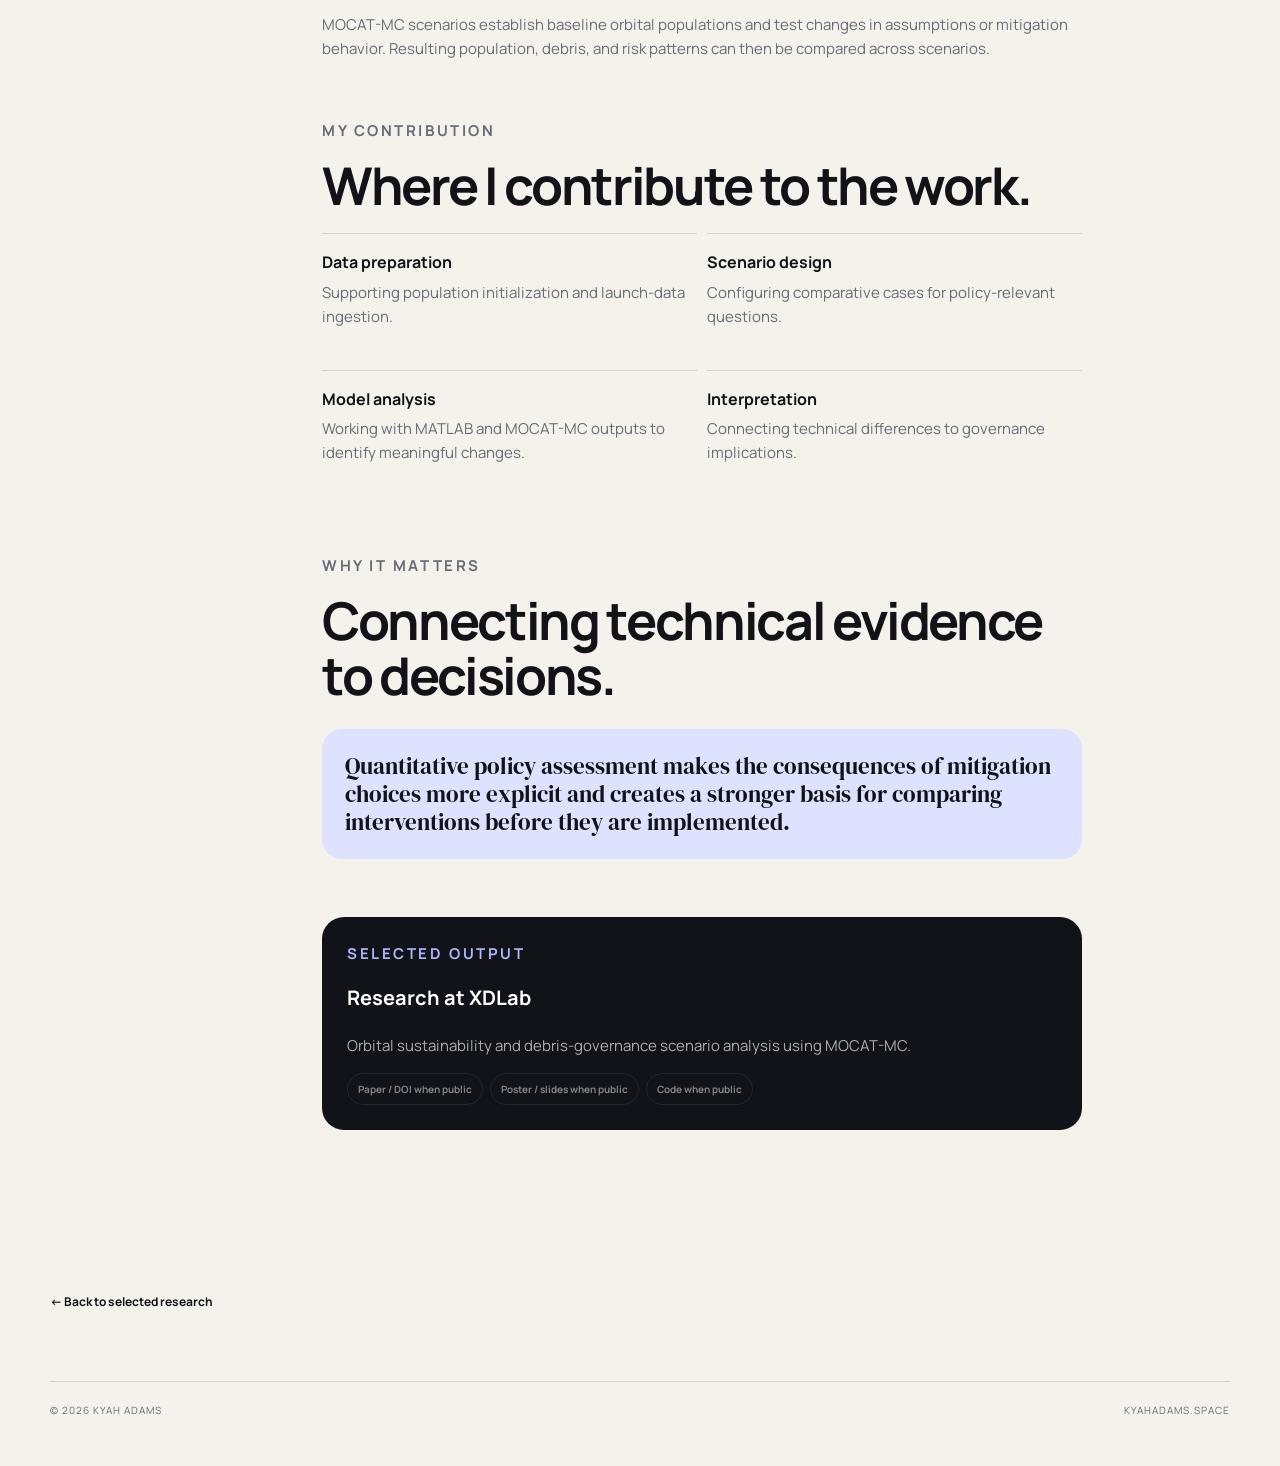
<file: research/mocat-policy.html>
<!doctype html>
<html lang="en"><head><meta charset="utf-8"><meta name="viewport" content="width=device-width, initial-scale=1"><meta name="description" content="Scenario-based orbital population modeling used to examine how mitigation choices change long-term sustainability outcomes."><title>Quantitative Policy Assessment with MOCAT-MC | Kyah Adams</title><link rel="preconnect" href="https://fonts.googleapis.com"><link rel="preconnect" href="https://fonts.gstatic.com" crossorigin><link href="https://fonts.googleapis.com/css2?family=DM+Serif+Display:ital@0;1&family=Manrope:wght@400;500;600;700&display=swap" rel="stylesheet"><link rel="stylesheet" href="../styles.css"></head>
<body><header class="site-header"><a class="brand" href="../index.html"><span class="brand-mark">KA</span><span class="brand-name">Kyah Adams</span></a><button class="menu-button" aria-label="Open navigation" aria-expanded="false"><span></span><span></span></button><nav class="nav-links"><a href="../index.html#research">Research</a><a href="../index.html#publications">Publications</a><a href="../research-statement.html">Research statement</a><a class="nav-cta" href="../academic-cv.pdf">CV ↗</a></nav></header>
<main class="page-main"><section class="page-hero reveal"><p class="eyebrow">Space debris</p><h1>Quantitative Policy Assessment with MOCAT-MC</h1><p class="page-deck">Scenario-based orbital population modeling used to examine how mitigation choices change long-term sustainability outcomes.</p><div class="page-meta"><span>Monte Carlo</span><span>MATLAB</span><span>Debris modeling</span><span>Policy assessment</span></div></section>
<div class="project-body"><aside class="side-index"><p>Case study</p><a href="#question">Question</a><a href="#method">Method</a><a href="#contribution">Contribution</a><a href="#why">Significance</a><a href="#output">Output</a></aside><article>
<section id="question" class="prose-section"><p class="eyebrow">Research question</p><h2>How can orbital population models support comparison of debris-mitigation strategies?</h2><p class="statement-lede">The project uses computational scenarios to connect measurable changes in the orbital environment with policy choices rather than treating mitigation as an abstract recommendation.</p></section>
<section id="method" class="prose-section"><p class="eyebrow">Method</p><h2>Compare intervention scenarios over time.</h2><div class="method-visual"><div class="method-flow"><div class="flow-step"><small>01</small><strong>Population baseline</strong></div><div class="flow-step"><small>02</small><strong>Policy / mitigation scenario</strong></div><div class="flow-step"><small>03</small><strong>Monte Carlo evolution</strong></div><div class="flow-step"><small>04</small><strong>Outcome comparison</strong></div></div></div><p>MOCAT-MC scenarios establish baseline orbital populations and test changes in assumptions or mitigation behavior. Resulting population, debris, and risk patterns can then be compared across scenarios.</p></section>
<section id="contribution" class="prose-section"><p class="eyebrow">My contribution</p><h2>Where I contribute to the work.</h2><div class="contribution-grid"><div><strong>Data preparation</strong><p>Supporting population initialization and launch-data ingestion.</p></div><div><strong>Scenario design</strong><p>Configuring comparative cases for policy-relevant questions.</p></div><div><strong>Model analysis</strong><p>Working with MATLAB and MOCAT-MC outputs to identify meaningful changes.</p></div><div><strong>Interpretation</strong><p>Connecting technical differences to governance implications.</p></div></div></section>
<section id="why" class="prose-section"><p class="eyebrow">Why it matters</p><h2>Connecting technical evidence to decisions.</h2><div class="callout">Quantitative policy assessment makes the consequences of mitigation choices more explicit and creates a stronger basis for comparing interventions before they are implemented.</div></section>
<section id="output" class="prose-section"><div class="resource-panel"><p class="eyebrow light">Selected output</p><h3>Research at XDLab</h3><p>Orbital sustainability and debris-governance scenario analysis using MOCAT-MC.</p><div class="resource-links"><span>Paper / DOI when public</span><span>Poster / slides when public</span><span>Code when public</span></div></div></section>
</article></div><a class="back-link" href="../index.html#research">← Back to selected research</a></main><footer><p>© <span id="year"></span> Kyah Adams</p><p>kyahadams.space</p></footer><script src="../script.js"></script></body></html>
</file>
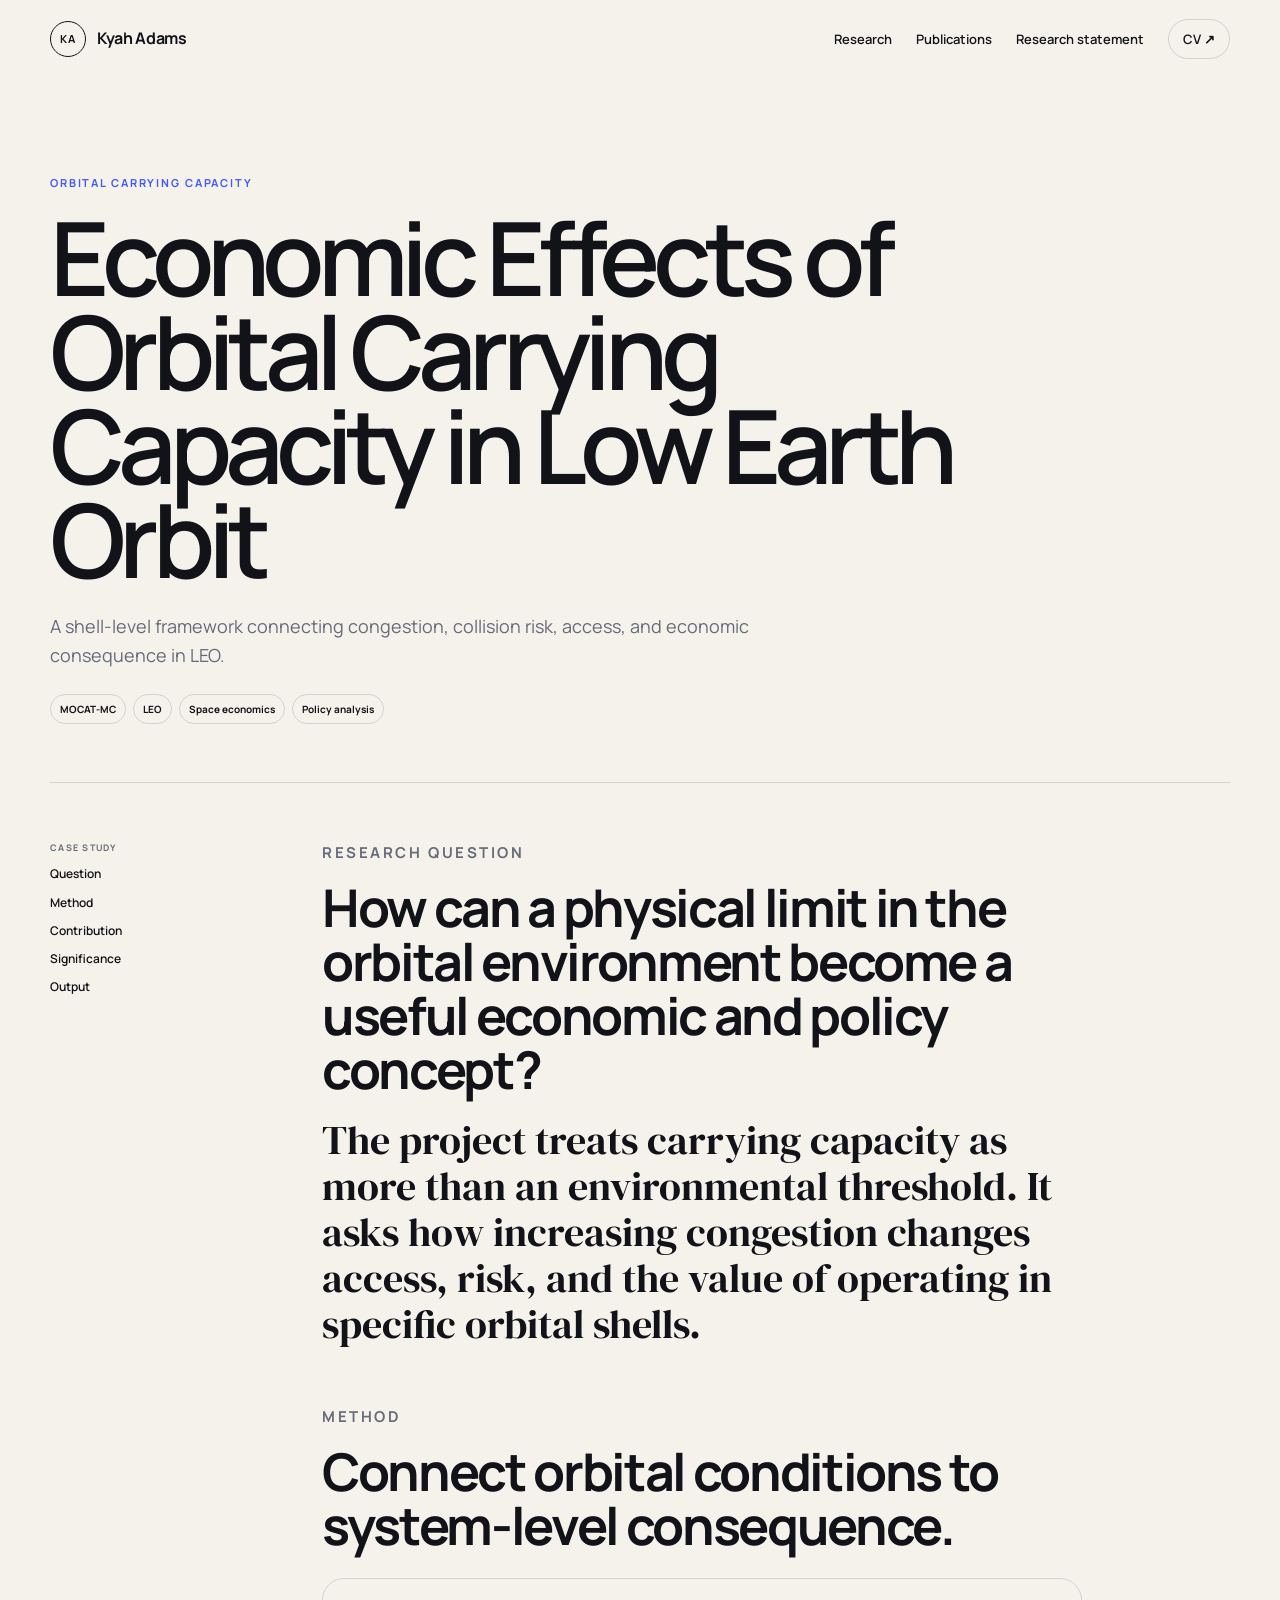
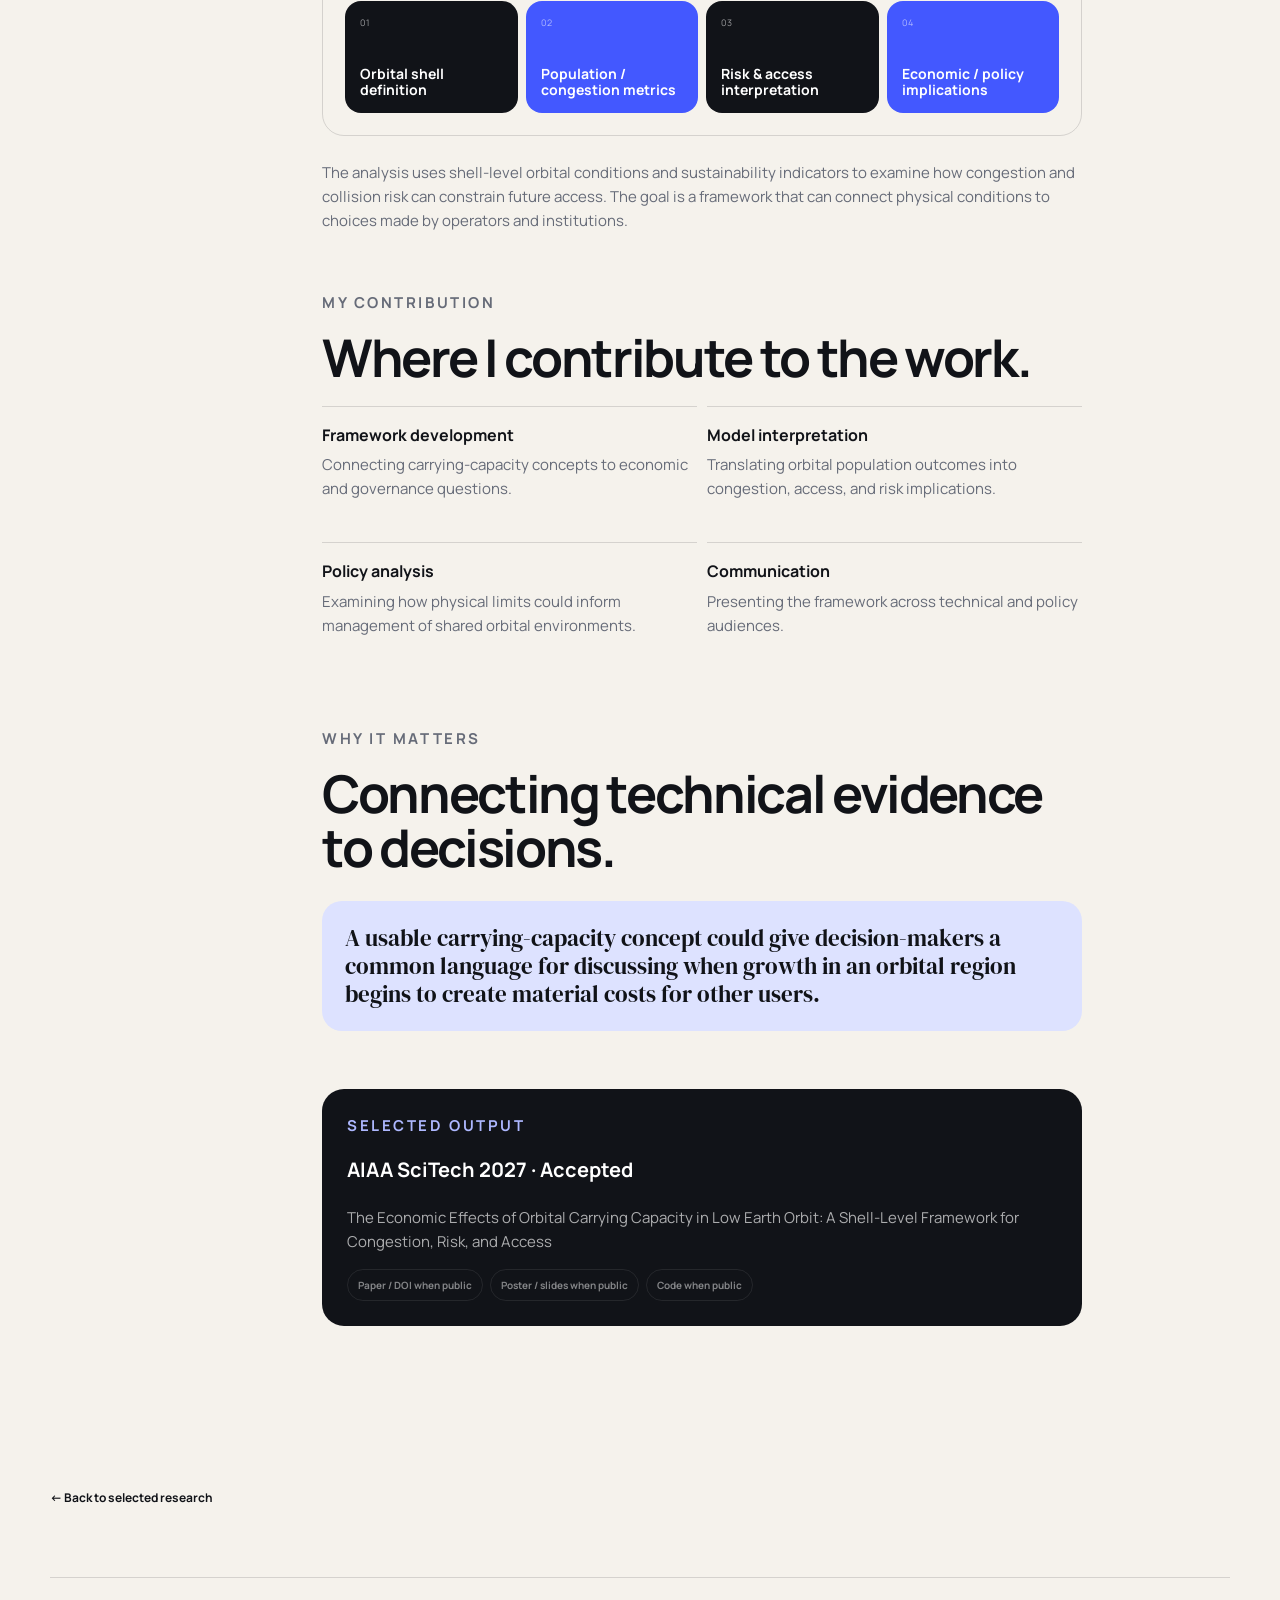
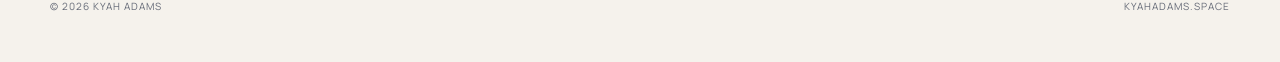
<file: research/orbital-carrying-capacity.html>
<!doctype html>
<html lang="en"><head><meta charset="utf-8"><meta name="viewport" content="width=device-width, initial-scale=1"><meta name="description" content="A shell-level framework connecting congestion, collision risk, access, and economic consequence in LEO."><title>Economic Effects of Orbital Carrying Capacity in Low Earth Orbit | Kyah Adams</title><link rel="preconnect" href="https://fonts.googleapis.com"><link rel="preconnect" href="https://fonts.gstatic.com" crossorigin><link href="https://fonts.googleapis.com/css2?family=DM+Serif+Display:ital@0;1&family=Manrope:wght@400;500;600;700&display=swap" rel="stylesheet"><link rel="stylesheet" href="../styles.css"></head>
<body><header class="site-header"><a class="brand" href="../index.html"><span class="brand-mark">KA</span><span class="brand-name">Kyah Adams</span></a><button class="menu-button" aria-label="Open navigation" aria-expanded="false"><span></span><span></span></button><nav class="nav-links"><a href="../index.html#research">Research</a><a href="../index.html#publications">Publications</a><a href="../research-statement.html">Research statement</a><a class="nav-cta" href="../academic-cv.pdf">CV ↗</a></nav></header>
<main class="page-main"><section class="page-hero reveal"><p class="eyebrow">Orbital carrying capacity</p><h1>Economic Effects of Orbital Carrying Capacity in Low Earth Orbit</h1><p class="page-deck">A shell-level framework connecting congestion, collision risk, access, and economic consequence in LEO.</p><div class="page-meta"><span>MOCAT-MC</span><span>LEO</span><span>Space economics</span><span>Policy analysis</span></div></section>
<div class="project-body"><aside class="side-index"><p>Case study</p><a href="#question">Question</a><a href="#method">Method</a><a href="#contribution">Contribution</a><a href="#why">Significance</a><a href="#output">Output</a></aside><article>
<section id="question" class="prose-section"><p class="eyebrow">Research question</p><h2>How can a physical limit in the orbital environment become a useful economic and policy concept?</h2><p class="statement-lede">The project treats carrying capacity as more than an environmental threshold. It asks how increasing congestion changes access, risk, and the value of operating in specific orbital shells.</p></section>
<section id="method" class="prose-section"><p class="eyebrow">Method</p><h2>Connect orbital conditions to system-level consequence.</h2><div class="method-visual"><div class="method-flow"><div class="flow-step"><small>01</small><strong>Orbital shell definition</strong></div><div class="flow-step"><small>02</small><strong>Population / congestion metrics</strong></div><div class="flow-step"><small>03</small><strong>Risk & access interpretation</strong></div><div class="flow-step"><small>04</small><strong>Economic / policy implications</strong></div></div></div><p>The analysis uses shell-level orbital conditions and sustainability indicators to examine how congestion and collision risk can constrain future access. The goal is a framework that can connect physical conditions to choices made by operators and institutions.</p></section>
<section id="contribution" class="prose-section"><p class="eyebrow">My contribution</p><h2>Where I contribute to the work.</h2><div class="contribution-grid"><div><strong>Framework development</strong><p>Connecting carrying-capacity concepts to economic and governance questions.</p></div><div><strong>Model interpretation</strong><p>Translating orbital population outcomes into congestion, access, and risk implications.</p></div><div><strong>Policy analysis</strong><p>Examining how physical limits could inform management of shared orbital environments.</p></div><div><strong>Communication</strong><p>Presenting the framework across technical and policy audiences.</p></div></div></section>
<section id="why" class="prose-section"><p class="eyebrow">Why it matters</p><h2>Connecting technical evidence to decisions.</h2><div class="callout">A usable carrying-capacity concept could give decision-makers a common language for discussing when growth in an orbital region begins to create material costs for other users.</div></section>
<section id="output" class="prose-section"><div class="resource-panel"><p class="eyebrow light">Selected output</p><h3>AIAA SciTech 2027 · Accepted</h3><p>The Economic Effects of Orbital Carrying Capacity in Low Earth Orbit: A Shell-Level Framework for Congestion, Risk, and Access</p><div class="resource-links"><span>Paper / DOI when public</span><span>Poster / slides when public</span><span>Code when public</span></div></div></section>
</article></div><a class="back-link" href="../index.html#research">← Back to selected research</a></main><footer><p>© <span id="year"></span> Kyah Adams</p><p>kyahadams.space</p></footer><script src="../script.js"></script></body></html>
</file>
<file: styles.css>
:root {
  --ink: #111318;
  --ink-2: #1a1d25;
  --muted: #666b78;
  --paper: #f5f2ec;
  --paper-2: #ebe7df;
  --white: #fffdf8;
  --accent: #4358ff;
  --accent-soft: #dde2ff;
  --spark: #d7ff58;
  --pink: #ff8fbd;
  --line: rgba(17,19,24,.14);
  --radius: 26px;
  --shadow: 0 24px 70px rgba(17,19,24,.09);
}

* { box-sizing: border-box; }
html { scroll-behavior: smooth; scroll-padding-top: 88px; }
body { margin: 0; background: var(--paper); color: var(--ink); font-family: "Manrope", sans-serif; line-height: 1.6; overflow-x: hidden; }
body.menu-open { overflow: hidden; }
::selection { background: var(--accent); color: white; }
a { color: inherit; }
h1,h2,h3,p { margin-top: 0; }

.site-header {
  width: min(1180px, calc(100% - 48px));
  height: 78px;
  margin: 0 auto;
  display: flex;
  align-items: center;
  justify-content: space-between;
  position: relative;
  z-index: 50;
}
.brand { display: inline-flex; align-items: center; gap: 11px; text-decoration: none; font-weight: 700; letter-spacing: -.02em; }
.brand-mark { width: 36px; height: 36px; border: 1px solid var(--ink); border-radius: 50%; display: grid; place-items: center; font-size: 11px; letter-spacing: .06em; }
.nav-links { display: flex; align-items: center; gap: 24px; font-size: 13px; font-weight: 600; }
.nav-links a { text-decoration: none; }
.nav-links a:hover { opacity: .58; }
.nav-cta { border: 1px solid var(--line); border-radius: 999px; padding: 9px 14px; }
.menu-button { display: none; width: 42px; height: 42px; border: 0; background: transparent; padding: 10px; }
.menu-button span { display: block; height: 1px; background: var(--ink); margin: 7px 0; }

.section { width: min(1180px, calc(100% - 48px)); margin: 0 auto; padding: 105px 0; }
.eyebrow { margin-bottom: 16px; color: var(--accent); text-transform: uppercase; letter-spacing: .17em; font-size: 11px; font-weight: 700; }
.eyebrow.light { color: #aeb8ff; }

.hero { min-height: calc(100vh - 78px); display: grid; grid-template-columns: 1.28fr .72fr; gap: 48px; align-items: center; padding-top: 42px; padding-bottom: 78px; }
.hero h1 { font-size: clamp(78px, 11vw, 150px); line-height: .82; letter-spacing: -.075em; font-weight: 600; margin: 18px 0 34px; }
.hero-thesis { max-width: 780px; font-size: clamp(28px, 4vw, 50px); line-height: 1.08; letter-spacing: -.045em; margin-bottom: 22px; }
.hero-thesis em { font-family: "DM Serif Display", serif; font-weight: 400; color: var(--accent); }
.hero-lede { max-width: 690px; color: var(--muted); font-size: 17px; }
.hero-actions { display: flex; flex-wrap: wrap; gap: 10px; margin-top: 30px; }
.button { display: inline-block; text-decoration: none; border-radius: 999px; padding: 12px 17px; font-size: 13px; font-weight: 700; }
.button.primary { background: var(--ink); color: white; }
.button.secondary { border: 1px solid var(--line); }
.button:hover { transform: translateY(-1px); }
.small-button { align-self: end; }

.hero-panel { min-height: 560px; padding: 27px; border-radius: 32px; background: var(--ink); color: white; box-shadow: var(--shadow); display: flex; flex-direction: column; justify-content: space-between; overflow: hidden; }
.hero-panel-top { display: flex; justify-content: space-between; color: rgba(255,255,255,.58); text-transform: uppercase; letter-spacing: .14em; font-size: 10px; font-weight: 700; }
.hero-panel > p { margin: 0; font-family: "DM Serif Display", serif; font-size: clamp(25px, 3vw, 38px); line-height: 1.13; }
.orbit-mark { position: relative; height: 245px; display: grid; place-items: center; }
.orbit-core { width: 86px; height: 86px; border-radius: 50%; background: radial-gradient(circle at 35% 25%, #aeb8ff, #4358ff 45%, #1d286f 76%, #111318); box-shadow: 0 0 60px rgba(67,88,255,.55); }
.orbit-ring { position: absolute; border: 1px solid rgba(255,255,255,.19); border-radius: 50%; }
.ring-a { width: 210px; height: 88px; transform: rotate(-18deg); }
.ring-b { width: 270px; height: 112px; transform: rotate(33deg); }
.ring-c { width: 335px; height: 136px; transform: rotate(-57deg); }

.signal-bar { border-top: 1px solid var(--line); border-bottom: 1px solid var(--line); display: grid; grid-template-columns: repeat(3,1fr); padding: 0 max(24px, calc((100vw - 1180px)/2)); }
.signal-bar div { padding: 22px 28px 22px 0; border-right: 1px solid var(--line); }
.signal-bar div + div { padding-left: 28px; }
.signal-bar div:last-child { border-right: 0; }
.signal-bar span { display: block; color: var(--muted); text-transform: uppercase; letter-spacing: .15em; font-size: 9px; font-weight: 700; margin-bottom: 5px; }
.signal-bar strong { font-size: 12px; }

.section-heading { margin-bottom: 44px; }
.compact-heading { display: grid; grid-template-columns: minmax(0, 1fr) 320px; gap: 60px; align-items: end; }
.section-heading h2, .about-copy h2, .methods-section h2, .agenda-intro h2, .contact-card h2 { font-size: clamp(38px, 5vw, 66px); line-height: 1; letter-spacing: -.055em; font-weight: 600; margin-bottom: 0; }
.section-note { color: var(--muted); font-size: 15px; margin-bottom: 3px; }

.project-stack { display: grid; gap: 14px; }
.project-card { position: relative; display: grid; grid-template-columns: 70px 1fr 50px; gap: 26px; align-items: start; padding: 30px; border: 1px solid var(--line); border-radius: var(--radius); text-decoration: none; background: rgba(255,255,255,.22); transition: transform .25s ease, background .25s ease, border-color .25s ease; }
.project-card:hover { transform: translateY(-3px); background: rgba(255,255,255,.48); border-color: rgba(67,88,255,.35); }
.project-card.project-feature { background: var(--ink); color: white; border-color: transparent; }
.project-card.project-feature:hover { background: var(--ink-2); }
.project-index { font-family: "DM Serif Display", serif; font-size: 26px; color: var(--accent); }
.project-feature .project-index { color: #aeb8ff; }
.project-kicker { margin-bottom: 9px; color: var(--accent); text-transform: uppercase; letter-spacing: .15em; font-size: 10px; font-weight: 700; }
.project-feature .project-kicker { color: #aeb8ff; }
.project-copy h3 { font-size: clamp(25px, 3vw, 40px); line-height: 1.04; letter-spacing: -.04em; margin-bottom: 13px; }
.project-copy > p:last-of-type { max-width: 790px; color: var(--muted); }
.project-feature .project-copy > p:last-of-type { color: rgba(255,255,255,.68); }
.project-arrow { justify-self: end; font-size: 25px; }
.chips { display: flex; flex-wrap: wrap; gap: 7px; margin-top: 19px; }
.chips span { border: 1px solid var(--line); border-radius: 999px; padding: 6px 9px; font-size: 10px; font-weight: 700; }
.project-feature .chips span { border-color: rgba(255,255,255,.18); }

.agenda-section { background: var(--ink); color: white; }
.agenda-inner { display: grid; grid-template-columns: .85fr 1.15fr; gap: 90px; }
.agenda-intro h2 { max-width: 500px; }
.text-link { display: inline-block; margin-top: 26px; font-size: 12px; font-weight: 700; text-decoration: none; border-bottom: 1px solid currentColor; padding-bottom: 3px; }
.light-link { color: white; }
.agenda-list { border-top: 1px solid rgba(255,255,255,.15); }
.agenda-list article { display: grid; grid-template-columns: 48px 1fr; gap: 20px; padding: 24px 0; border-bottom: 1px solid rgba(255,255,255,.15); }
.agenda-list span { color: #aeb8ff; font-family: "DM Serif Display", serif; font-size: 21px; }
.agenda-list p { margin: 0; font-family: "DM Serif Display", serif; font-size: clamp(22px, 2.6vw, 34px); line-height: 1.13; }

.output-list { border-top: 1px solid var(--line); }
.output-row { display: grid; grid-template-columns: 80px 1fr 150px; gap: 28px; padding: 27px 0; border-bottom: 1px solid var(--line); align-items: start; }
.output-year { font-family: "DM Serif Display", serif; font-size: 26px; }
.output-main span { display: block; margin-bottom: 7px; color: var(--accent); text-transform: uppercase; letter-spacing: .13em; font-size: 9px; font-weight: 700; }
.output-main h3 { max-width: 800px; margin-bottom: 7px; font-size: 20px; line-height: 1.24; letter-spacing: -.025em; }
.output-main p { color: var(--muted); font-size: 13px; margin-bottom: 0; }
.output-type { justify-self: end; color: var(--muted); text-transform: uppercase; letter-spacing: .12em; font-size: 9px; font-weight: 700; }

.about-grid { display: grid; grid-template-columns: .42fr .58fr; gap: 70px; align-items: center; }
.portrait-card { min-height: 560px; border-radius: 220px 220px 28px 28px; background: var(--accent-soft); overflow: hidden; position: relative; }
.portrait-card img { width: 100%; height: 100%; min-height: 560px; object-fit: cover; display: block; }
.portrait-fallback { display: none; position: absolute; inset: 0; place-items: center; align-content: center; text-align: center; }
.portrait-card.empty .portrait-fallback { display: grid; }
.portrait-fallback span { font-family: "DM Serif Display", serif; color: var(--accent); font-size: 94px; line-height: 1; }
.portrait-fallback small { margin-top: 12px; color: var(--muted); letter-spacing: .15em; font-weight: 700; }
.about-copy p:not(.eyebrow) { max-width: 690px; color: var(--muted); font-size: 16px; }
.about-copy h2 { margin-bottom: 26px; }
.about-links { display: flex; flex-wrap: wrap; gap: 18px; margin-top: 27px; }
.about-links a { font-size: 12px; font-weight: 700; text-decoration: none; border-bottom: 1px solid var(--ink); padding-bottom: 3px; }

.essentials-section { display: grid; grid-template-columns: repeat(3,1fr); gap: 14px; padding-top: 25px; }
.essential-card { border: 1px solid var(--line); border-radius: 22px; padding: 25px; }
.essential-card h3 { margin: 12px 0 10px; font-size: 22px; line-height: 1.13; letter-spacing: -.03em; }
.essential-card p:last-child { color: var(--muted); font-size: 13px; margin-bottom: 0; }

.methods-section { display: grid; grid-template-columns: .8fr 1.2fr; gap: 70px; align-items: center; border-top: 1px solid var(--line); }
.method-pills { display: flex; flex-wrap: wrap; gap: 8px; }
.method-pills span { padding: 9px 12px; border: 1px solid var(--line); border-radius: 999px; font-size: 11px; font-weight: 700; background: rgba(255,255,255,.25); }

.contact-section { padding-top: 40px; padding-bottom: 60px; }
.contact-card { padding: clamp(32px, 5vw, 68px); border-radius: 30px; background: var(--ink); color: white; display: grid; grid-template-columns: 1.15fr .85fr; gap: 70px; align-items: end; }
.contact-actions { display: flex; flex-wrap: wrap; justify-content: flex-end; gap: 8px; }
.contact-actions a, .contact-actions span { text-decoration: none; border: 1px solid rgba(255,255,255,.2); border-radius: 999px; padding: 9px 12px; font-size: 10px; font-weight: 700; }
.contact-actions span { color: rgba(255,255,255,.45); }

footer { width: min(1180px, calc(100% - 48px)); margin: 0 auto; padding: 20px 0 38px; border-top: 1px solid var(--line); display: flex; justify-content: space-between; color: var(--muted); font-size: 10px; text-transform: uppercase; letter-spacing: .1em; }

/* Internal pages */
.page-main { width: min(1180px, calc(100% - 48px)); margin: 0 auto; }
.page-hero { max-width: 980px; padding: 96px 0 58px; }
.page-hero h1 { font-size: clamp(55px, 8vw, 105px); line-height: .92; letter-spacing: -.065em; font-weight: 600; margin: 18px 0 26px; }
.serif-accent { font-family: "DM Serif Display", serif; font-style: italic; font-weight: 400; }
.page-deck { max-width: 780px; color: var(--muted); font-size: 18px; }
.page-meta { display: flex; flex-wrap: wrap; gap: 7px; margin-top: 24px; }
.page-meta span { border: 1px solid var(--line); border-radius: 999px; padding: 6px 9px; font-size: 10px; font-weight: 700; }
.project-body, .statement-body { display: grid; grid-template-columns: 200px minmax(0,760px); gap: 72px; padding: 58px 0 100px; border-top: 1px solid var(--line); }
.side-index { position: sticky; top: 100px; align-self: start; }
.side-index p { color: var(--muted); text-transform: uppercase; letter-spacing: .14em; font-size: 9px; font-weight: 700; }
.side-index a { display: block; margin: 9px 0; text-decoration: none; font-size: 12px; font-weight: 600; }
.prose-section { margin-bottom: 58px; scroll-margin-top: 105px; }
.prose-section h2 { font-size: clamp(32px, 4.5vw, 52px); line-height: 1.04; letter-spacing: -.045em; margin-bottom: 20px; }
.prose-section h3 { font-size: 20px; }
.prose-section p, .prose-section li { color: var(--muted); font-size: 15px; }
.statement-lede { color: var(--ink) !important; font-family: "DM Serif Display", serif; font-size: clamp(25px, 3.6vw, 40px) !important; line-height: 1.15; }
.callout { margin: 26px 0; padding: 23px; border-radius: 20px; background: var(--accent-soft); font-family: "DM Serif Display", serif; font-size: 23px; line-height: 1.22; }
.method-visual { margin: 25px 0; padding: 22px; border: 1px solid var(--line); border-radius: 22px; }
.method-flow { display: grid; grid-template-columns: repeat(4,1fr); gap: 8px; }
.flow-step { min-height: 112px; padding: 15px; border-radius: 16px; background: var(--ink); color: white; display: flex; flex-direction: column; justify-content: space-between; }
.flow-step:nth-child(even) { background: var(--accent); }
.flow-step small { opacity: .58; font-size: 9px; letter-spacing: .12em; }
.flow-step strong { font-size: 14px; line-height: 1.17; }
.figure-caption { margin: 10px 0 0 !important; font-size: 10px !important; }
.contribution-grid { display: grid; grid-template-columns: repeat(2,1fr); gap: 10px; }
.contribution-grid div { padding: 16px 0; border-top: 1px solid var(--line); }
.contribution-grid strong { display: block; margin-bottom: 5px; }
.resource-panel { padding: 25px; border-radius: 22px; background: var(--ink); color: white; }
.resource-panel h3 { margin-top: 0; }
.resource-panel p { color: rgba(255,255,255,.65); }
.resource-links { display: flex; flex-wrap: wrap; gap: 7px; }
.resource-links a, .resource-links span { color: white; text-decoration: none; border: 1px solid rgba(255,255,255,.18); border-radius: 999px; padding: 7px 10px; font-size: 10px; font-weight: 700; }
.resource-links span { opacity: .48; }
.back-link { display: inline-block; margin-bottom: 70px; text-decoration: none; font-size: 12px; font-weight: 700; }

.reveal { opacity: 0; transform: translateY(16px); transition: opacity .65s ease, transform .65s ease; }
.reveal.visible { opacity: 1; transform: translateY(0); }
.delay-1 { transition-delay: .1s; }

@media (max-width: 900px) {
  .nav-links { position: fixed; inset: 70px 20px auto 20px; display: none; flex-direction: column; align-items: flex-start; gap: 18px; padding: 24px; background: var(--ink); color: white; border-radius: 22px; box-shadow: var(--shadow); }
  .nav-links.open { display: flex; }
  .menu-button { display: block; }
  .hero, .agenda-inner, .about-grid, .methods-section, .contact-card { grid-template-columns: 1fr; }
  .hero-panel { min-height: 470px; }
  .signal-bar { grid-template-columns: 1fr; }
  .signal-bar div, .signal-bar div + div { padding: 16px 24px; border-right: 0; border-bottom: 1px solid var(--line); }
  .signal-bar div:last-child { border-bottom: 0; }
  .compact-heading { grid-template-columns: 1fr; gap: 20px; }
  .project-card { grid-template-columns: 48px 1fr 32px; }
  .essentials-section { grid-template-columns: 1fr; }
  .portrait-card { max-width: 520px; min-height: 480px; }
  .portrait-card img { min-height: 480px; }
  .contact-actions { justify-content: flex-start; }
  .project-body, .statement-body { grid-template-columns: 1fr; gap: 28px; }
  .side-index { position: static; }
}

@media (max-width: 620px) {
  .site-header, .section, .page-main, footer { width: min(100% - 30px, 1180px); }
  .site-header { height: 68px; }
  .brand-name { display: none; }
  .section { padding: 78px 0; }
  .hero { padding-top: 35px; }
  .hero h1 { font-size: clamp(66px, 23vw, 96px); }
  .hero-panel { min-height: 430px; }
  .project-card { grid-template-columns: 1fr 28px; padding: 23px; }
  .project-index { grid-column: 1; }
  .project-copy { grid-column: 1 / -1; }
  .project-arrow { grid-column: 2; grid-row: 1; }
  .output-row { grid-template-columns: 55px 1fr; gap: 18px; }
  .output-type { grid-column: 2; justify-self: start; }
  .portrait-card { min-height: 420px; }
  .portrait-card img { min-height: 420px; }
  .method-flow, .contribution-grid { grid-template-columns: 1fr; }
  footer { flex-direction: column; gap: 8px; }
}

@media (prefers-reduced-motion: reduce) {
  * { scroll-behavior: auto !important; transition: none !important; }
  .reveal { opacity: 1; transform: none; }
}


/* =========================================================
   Playful editorial homepage
   ========================================================= */

.scroll-progress {
  position: fixed;
  z-index: 120;
  top: 0;
  left: 0;
  width: 0;
  height: 3px;
  background: linear-gradient(90deg, var(--accent), var(--pink), var(--spark));
  pointer-events: none;
}

.home-page::before {
  content: "";
  position: fixed;
  z-index: -2;
  width: 620px;
  height: 620px;
  right: -240px;
  top: 130px;
  border-radius: 50%;
  background: radial-gradient(circle, rgba(67,88,255,.12), transparent 68%);
  pointer-events: none;
}

.fun-hero {
  min-height: calc(100vh - 78px);
  grid-template-columns: 1.08fr .92fr;
  gap: 58px;
}

.fun-hero h1 {
  font-size: clamp(62px, 8vw, 118px);
  line-height: .9;
  max-width: 830px;
}

.fun-hero h1 .serif-accent {
  display: block;
  color: var(--accent);
}

.availability-pill {
  width: fit-content;
  display: inline-flex;
  align-items: center;
  gap: 9px;
  padding: 8px 11px;
  margin-bottom: 22px;
  border: 1px solid var(--line);
  border-radius: 999px;
  background: rgba(255,255,255,.35);
  font-size: 10px;
  font-weight: 700;
  letter-spacing: .08em;
  text-transform: uppercase;
}

.pulse-dot {
  width: 8px;
  height: 8px;
  border-radius: 50%;
  background: var(--spark);
  box-shadow: 0 0 0 5px rgba(215,255,88,.18);
  animation: pulse 2s ease-in-out infinite;
}

.text-button {
  border: 0;
  padding-left: 4px;
  padding-right: 4px;
}

.mini-facts {
  display: grid;
  grid-template-columns: repeat(3,1fr);
  gap: 10px;
  margin-top: 48px;
  padding-top: 22px;
  border-top: 1px solid var(--line);
}

.mini-facts div {
  min-width: 0;
}

.mini-facts strong,
.mini-facts span {
  display: block;
}

.mini-facts strong {
  margin-bottom: 4px;
  font-family: "DM Serif Display", serif;
  font-size: 22px;
  font-weight: 400;
}

.mini-facts span {
  color: var(--muted);
  font-size: 10px;
  font-weight: 700;
  text-transform: uppercase;
  letter-spacing: .08em;
}

.constellation-card {
  position: relative;
  min-height: 600px;
  padding: 28px;
  border-radius: 34px;
  background:
    radial-gradient(circle at 70% 24%, rgba(67,88,255,.28), transparent 27%),
    radial-gradient(circle at 15% 78%, rgba(255,143,189,.13), transparent 25%),
    var(--ink);
  color: white;
  overflow: hidden;
  box-shadow: var(--shadow);
  transform-style: preserve-3d;
  transition: transform .18s ease, box-shadow .18s ease;
}

.constellation-card::after {
  content: "";
  position: absolute;
  inset: 0;
  opacity: .16;
  background-image: radial-gradient(rgba(255,255,255,.95) .7px, transparent .8px);
  background-size: 24px 24px;
  mask-image: linear-gradient(to bottom, rgba(0,0,0,.85), transparent 92%);
  pointer-events: none;
}

.constellation-topline {
  position: relative;
  z-index: 3;
  display: flex;
  justify-content: space-between;
  color: rgba(255,255,255,.55);
  font-size: 9px;
  font-weight: 700;
  letter-spacing: .15em;
  text-transform: uppercase;
}

.constellation {
  position: relative;
  z-index: 2;
  height: 390px;
  display: grid;
  place-items: center;
}

.constellation-core {
  position: relative;
  z-index: 5;
  width: 128px;
  height: 128px;
  display: grid;
  place-content: center;
  text-align: center;
  border-radius: 50%;
  background: var(--accent);
  box-shadow: 0 0 90px rgba(67,88,255,.45);
}

.constellation-core span {
  color: rgba(255,255,255,.68);
  font-size: 8px;
  font-weight: 700;
  letter-spacing: .2em;
}

.constellation-core strong {
  font-family: "DM Serif Display", serif;
  font-size: 22px;
  font-weight: 400;
}

.constellation-orbit {
  position: absolute;
  border: 1px solid rgba(255,255,255,.18);
  border-radius: 50%;
  animation: orbitSpin 18s linear infinite;
}

.orbit-a { width: 250px; height: 110px; transform: rotate(-15deg); animation-duration: 18s; }
.orbit-b { width: 330px; height: 146px; transform: rotate(30deg); animation-duration: 24s; animation-direction: reverse; }
.orbit-c { width: 400px; height: 178px; transform: rotate(-48deg); animation-duration: 29s; }
.orbit-d { width: 470px; height: 210px; transform: rotate(63deg); animation-duration: 34s; animation-direction: reverse; }

.constellation-node {
  position: absolute;
  top: 50%;
  right: -7px;
  transform: translateY(-50%);
  padding: 6px 8px;
  border-radius: 999px;
  border: 1px solid rgba(255,255,255,.2);
  background: rgba(17,19,24,.94);
  color: white;
  font-size: 7px;
  font-weight: 700;
  letter-spacing: .12em;
}

.node-a { background: var(--spark); color: var(--ink); border-color: transparent; }
.node-b { background: var(--pink); color: var(--ink); border-color: transparent; }

.constellation-caption {
  position: relative;
  z-index: 4;
  max-width: 420px;
  margin: 26px 0 0;
  font-family: "DM Serif Display", serif;
  font-size: clamp(22px, 2.4vw, 31px);
  line-height: 1.13;
}

.constellation-caption em {
  color: var(--spark);
  font-style: italic;
}

.topic-marquee {
  overflow: hidden;
  border-top: 1px solid var(--line);
  border-bottom: 1px solid var(--line);
  background: var(--white);
}

.topic-track {
  width: max-content;
  display: flex;
  gap: 26px;
  padding: 15px 0;
  animation: marquee 31s linear infinite;
}

.topic-track span {
  white-space: nowrap;
  color: var(--ink);
  font-size: 10px;
  font-weight: 700;
  letter-spacing: .14em;
}

.bento-grid {
  display: grid;
  grid-template-columns: 1.15fr .85fr;
  grid-template-rows: auto auto;
  gap: 14px;
}

.bento-card {
  position: relative;
  display: flex;
  min-height: 330px;
  flex-direction: column;
  justify-content: space-between;
  padding: 28px;
  border: 1px solid var(--line);
  border-radius: 28px;
  background: rgba(255,255,255,.25);
  color: var(--ink);
  text-decoration: none;
  overflow: hidden;
  transform-style: preserve-3d;
  transition: transform .18s ease, box-shadow .18s ease, border-color .18s ease;
}

.bento-card:hover {
  border-color: rgba(67,88,255,.35);
  box-shadow: 0 22px 60px rgba(17,19,24,.08);
}

.bento-feature {
  grid-row: 1 / span 2;
  min-height: 680px;
  background: var(--ink);
  color: white;
  border-color: transparent;
}

.bento-catalyst { background: var(--accent-soft); }
.bento-mocat { background: #eef6d6; }
.bento-note {
  grid-column: 1 / -1;
  min-height: 220px;
  display: grid;
  grid-template-columns: 1fr 50px;
  align-items: end;
  background: linear-gradient(120deg, #ffe2ef, #f6f2ec 58%);
}

.bento-note h3 {
  max-width: 850px;
  margin: 12px 0 0;
  font-family: "DM Serif Display", serif;
  font-size: clamp(31px, 4vw, 55px);
  line-height: 1.02;
  font-weight: 400;
}

.bento-top {
  position: relative;
  z-index: 3;
  display: flex;
  justify-content: space-between;
  align-items: center;
  gap: 14px;
}

.project-number {
  font-family: "DM Serif Display", serif;
  font-size: 23px;
  font-weight: 400;
}

.bento-tag {
  width: fit-content;
  padding: 6px 9px;
  border: 1px solid currentColor;
  border-radius: 999px;
  font-size: 8px;
  font-weight: 700;
  letter-spacing: .11em;
  text-transform: uppercase;
  opacity: .7;
}

.bento-copy {
  position: relative;
  z-index: 3;
}

.bento-copy h3 {
  max-width: 700px;
  margin-bottom: 14px;
  font-size: clamp(27px, 3.8vw, 49px);
  line-height: 1.03;
  letter-spacing: -.045em;
}

.bento-copy p {
  max-width: 620px;
  color: var(--muted);
  font-size: 14px;
}

.bento-feature .bento-copy p {
  color: rgba(255,255,255,.64);
}

.card-arrow {
  position: absolute;
  z-index: 4;
  top: 26px;
  right: 27px;
  display: grid;
  width: 39px;
  height: 39px;
  place-items: center;
  border-radius: 50%;
  background: rgba(255,255,255,.72);
  color: var(--ink);
  font-size: 18px;
  transition: transform .2s ease;
}

.bento-card:hover .card-arrow {
  transform: translate(2px,-2px) rotate(6deg);
}

.bento-feature .card-arrow {
  background: var(--spark);
}

.mini-shell-viz {
  position: absolute;
  inset: 92px 20px auto 20px;
  height: 270px;
  opacity: .8;
}

.mini-shell-viz span {
  position: absolute;
  left: 50%;
  top: 50%;
  border: 1px solid rgba(255,255,255,.16);
  border-radius: 50%;
  transform: translate(-50%,-50%);
}

.mini-shell-viz span:nth-child(1) { width: 110px; height: 110px; background: radial-gradient(circle, rgba(67,88,255,.7), transparent 68%); }
.mini-shell-viz span:nth-child(2) { width: 190px; height: 190px; }
.mini-shell-viz span:nth-child(3) { width: 275px; height: 275px; }
.mini-shell-viz span:nth-child(4) { width: 380px; height: 220px; transform: translate(-50%,-50%) rotate(18deg); }
.mini-shell-viz span:nth-child(5) { width: 470px; height: 260px; transform: translate(-50%,-50%) rotate(-31deg); }

.signal-viz {
  margin: 55px 0 34px;
  display: flex;
  align-items: center;
  gap: 8px;
  flex-wrap: wrap;
}

.signal-viz div {
  padding: 10px 11px;
  border-radius: 10px;
  background: var(--ink);
  color: white;
  font-size: 8px;
  font-weight: 700;
  letter-spacing: .08em;
}

.signal-viz span {
  color: var(--accent);
  font-weight: 700;
}

.spark-viz {
  height: 105px;
  margin: 38px 0 28px;
  display: flex;
  align-items: end;
  gap: 7px;
}

.spark-viz i {
  flex: 1;
  min-width: 8px;
  border-radius: 999px 999px 3px 3px;
  background: var(--ink);
  opacity: .85;
}

.future-section {
  width: 100%;
  background: var(--ink);
  color: white;
}

.future-inner {
  display: grid;
  grid-template-columns: .78fr 1.22fr;
  gap: 90px;
}

.future-heading h2 {
  max-width: 500px;
  font-size: clamp(42px, 6vw, 74px);
  line-height: .98;
  letter-spacing: -.06em;
  margin-bottom: 0;
}

.question-stack {
  border-top: 1px solid rgba(255,255,255,.16);
}

.question-card {
  display: grid;
  grid-template-columns: 54px 1fr;
  gap: 18px;
  padding: 25px 0;
  border-bottom: 1px solid rgba(255,255,255,.16);
}

.question-card span {
  color: var(--spark);
  font-family: "DM Serif Display", serif;
  font-size: 22px;
}

.question-card p {
  margin: 0;
  font-family: "DM Serif Display", serif;
  font-size: clamp(22px, 2.7vw, 35px);
  line-height: 1.12;
}

.story-section {
  display: grid;
  grid-template-columns: 1.03fr .97fr;
  gap: 14px;
}

.story-card {
  padding: 34px;
  border-radius: 28px;
  background: var(--accent);
  color: white;
}

.story-card .eyebrow { color: var(--spark); }

.story-card h2 {
  margin-bottom: 28px;
  font-size: clamp(42px, 5.5vw, 70px);
  line-height: .98;
  letter-spacing: -.055em;
}

.story-card h2 span {
  color: var(--spark);
  font-family: "DM Serif Display", serif;
  font-weight: 400;
}

.story-card > p {
  max-width: 720px;
  color: rgba(255,255,255,.76);
  font-size: 15px;
}

.story-links {
  display: flex;
  flex-wrap: wrap;
  gap: 8px;
  margin-top: 30px;
}

.story-links a {
  padding: 8px 11px;
  border: 1px solid rgba(255,255,255,.24);
  border-radius: 999px;
  color: white;
  text-decoration: none;
  font-size: 10px;
  font-weight: 700;
}

.snapshot-grid {
  display: grid;
  grid-template-columns: 1fr 1fr;
  gap: 14px;
}

.snapshot-card {
  min-height: 195px;
  display: flex;
  flex-direction: column;
  justify-content: flex-end;
  padding: 24px;
  border: 1px solid var(--line);
  border-radius: 24px;
  background: rgba(255,255,255,.28);
}

.snapshot-label {
  margin-bottom: auto;
  color: var(--accent);
  font-size: 8px;
  font-weight: 700;
  letter-spacing: .13em;
  text-transform: uppercase;
}

.snapshot-card strong {
  display: block;
  max-width: 220px;
  font-size: 18px;
  line-height: 1.18;
}

.snapshot-card p {
  margin: 7px 0 0;
  color: var(--muted);
  font-size: 11px;
}

.snapshot-accent {
  background: var(--spark);
}

.snapshot-accent .snapshot-label,
.snapshot-accent p {
  color: rgba(17,19,24,.68);
}

.now-section {
  padding-top: 0;
}

.now-card {
  display: grid;
  grid-template-columns: .9fr 1.1fr;
  gap: 60px;
  padding: 34px;
  border: 1px solid var(--line);
  border-radius: 28px;
}

.now-card h2 {
  max-width: 580px;
  margin-bottom: 0;
  font-size: clamp(35px, 4.5vw, 56px);
  line-height: 1;
  letter-spacing: -.05em;
}

.now-copy p {
  max-width: 680px;
  color: var(--muted);
}

.now-pills {
  display: flex;
  flex-wrap: wrap;
  gap: 7px;
  margin-top: 22px;
}

.now-pills span {
  padding: 7px 9px;
  border: 1px solid var(--line);
  border-radius: 999px;
  font-size: 9px;
  font-weight: 700;
}

.contact-subcopy {
  max-width: 650px;
  margin: 19px 0 0;
  color: rgba(255,255,255,.62);
  font-size: 14px;
}

@keyframes marquee {
  to { transform: translateX(-50%); }
}

@keyframes pulse {
  0%,100% { transform: scale(.9); opacity: .7; }
  50% { transform: scale(1.15); opacity: 1; }
}

/* A subtle orbital motion that keeps the labels readable enough to feel alive. */
@keyframes orbitSpin {
  from { rotate: 0deg; }
  to { rotate: 360deg; }
}

@media (max-width: 900px) {
  .fun-hero,
  .future-inner,
  .story-section,
  .now-card {
    grid-template-columns: 1fr;
  }

  .constellation-card { min-height: 530px; }
  .bento-grid { grid-template-columns: 1fr; }
  .bento-feature { grid-row: auto; min-height: 590px; }
  .bento-note { grid-column: auto; }
  .snapshot-grid { grid-template-columns: 1fr 1fr; }
}

@media (max-width: 620px) {
  .mini-facts { grid-template-columns: 1fr; }
  .mini-facts div { padding: 8px 0; border-bottom: 1px solid var(--line); }
  .mini-facts div:last-child { border-bottom: 0; }
  .constellation-card { min-height: 490px; padding: 22px; }
  .constellation { height: 340px; transform: scale(.8); }
  .bento-feature { min-height: 540px; }
  .snapshot-grid { grid-template-columns: 1fr; }
  .snapshot-card { min-height: 170px; }
  .question-card { grid-template-columns: 40px 1fr; }
}

@media (prefers-reduced-motion: reduce) {
  .pulse-dot,
  .topic-track,
  .constellation-orbit {
    animation: none !important;
  }
}
</file>
